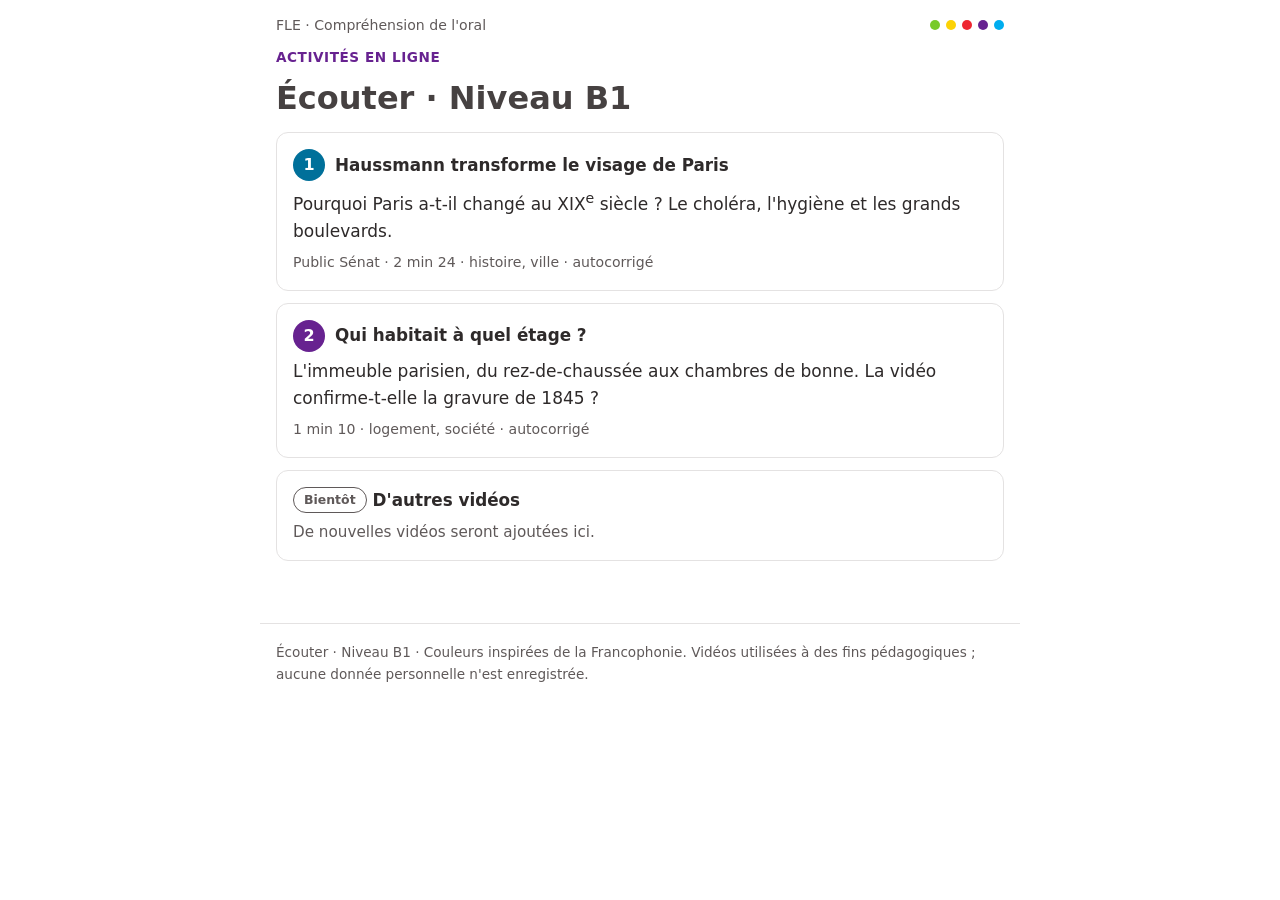
<file: index.html>
<!doctype html>
<html lang="fr">
<head>
<meta charset="utf-8">
<meta name="viewport" content="width=device-width, initial-scale=1">
<title>Écouter · Niveau B1</title>
<link rel="stylesheet" href="assets/style.css">
</head>
<body>
<header class="top">
  <span class="meta">FLE · Compréhension de l'oral</span>
  <div class="dots" aria-hidden="true"><span></span><span></span><span></span><span></span><span></span></div>
</header>
<main>
  <p class="kicker">Activités en ligne</p>
  <h1>Écouter · Niveau B1</h1>

  <div class="cards">
    <a class="card" href="haussmann.html">
      <h3><span class="num c-bleu">1</span>Haussmann transforme le visage de Paris</h3>
      <p>Pourquoi Paris a-t-il changé au XIX<sup>e</sup> siècle&nbsp;? Le choléra, l'hygiène et les grands boulevards.</p>
      <p class="meta">Public Sénat · 2 min 24 · histoire, ville · autocorrigé</p>
    </a>
    <a class="card" href="logements.html">
      <h3><span class="num c-violet">2</span>Qui habitait à quel étage&nbsp;?</h3>
      <p>L'immeuble parisien, du rez-de-chaussée aux chambres de bonne. La vidéo confirme-t-elle la gravure de 1845&nbsp;?</p>
      <p class="meta">1 min 10 · logement, société · autocorrigé</p>
    </a>
    <div class="card">
      <h3><span class="tag soon">Bientôt</span>D'autres vidéos</h3>
      <p class="notice">De nouvelles vidéos seront ajoutées ici.</p>
    </div>
  </div>
</main>
<footer class="pied">Écouter · Niveau B1 · Couleurs inspirées de la Francophonie. Vidéos utilisées à des fins pédagogiques&nbsp;; aucune donnée personnelle n'est enregistrée.</footer>
</body>
</html>
</file>
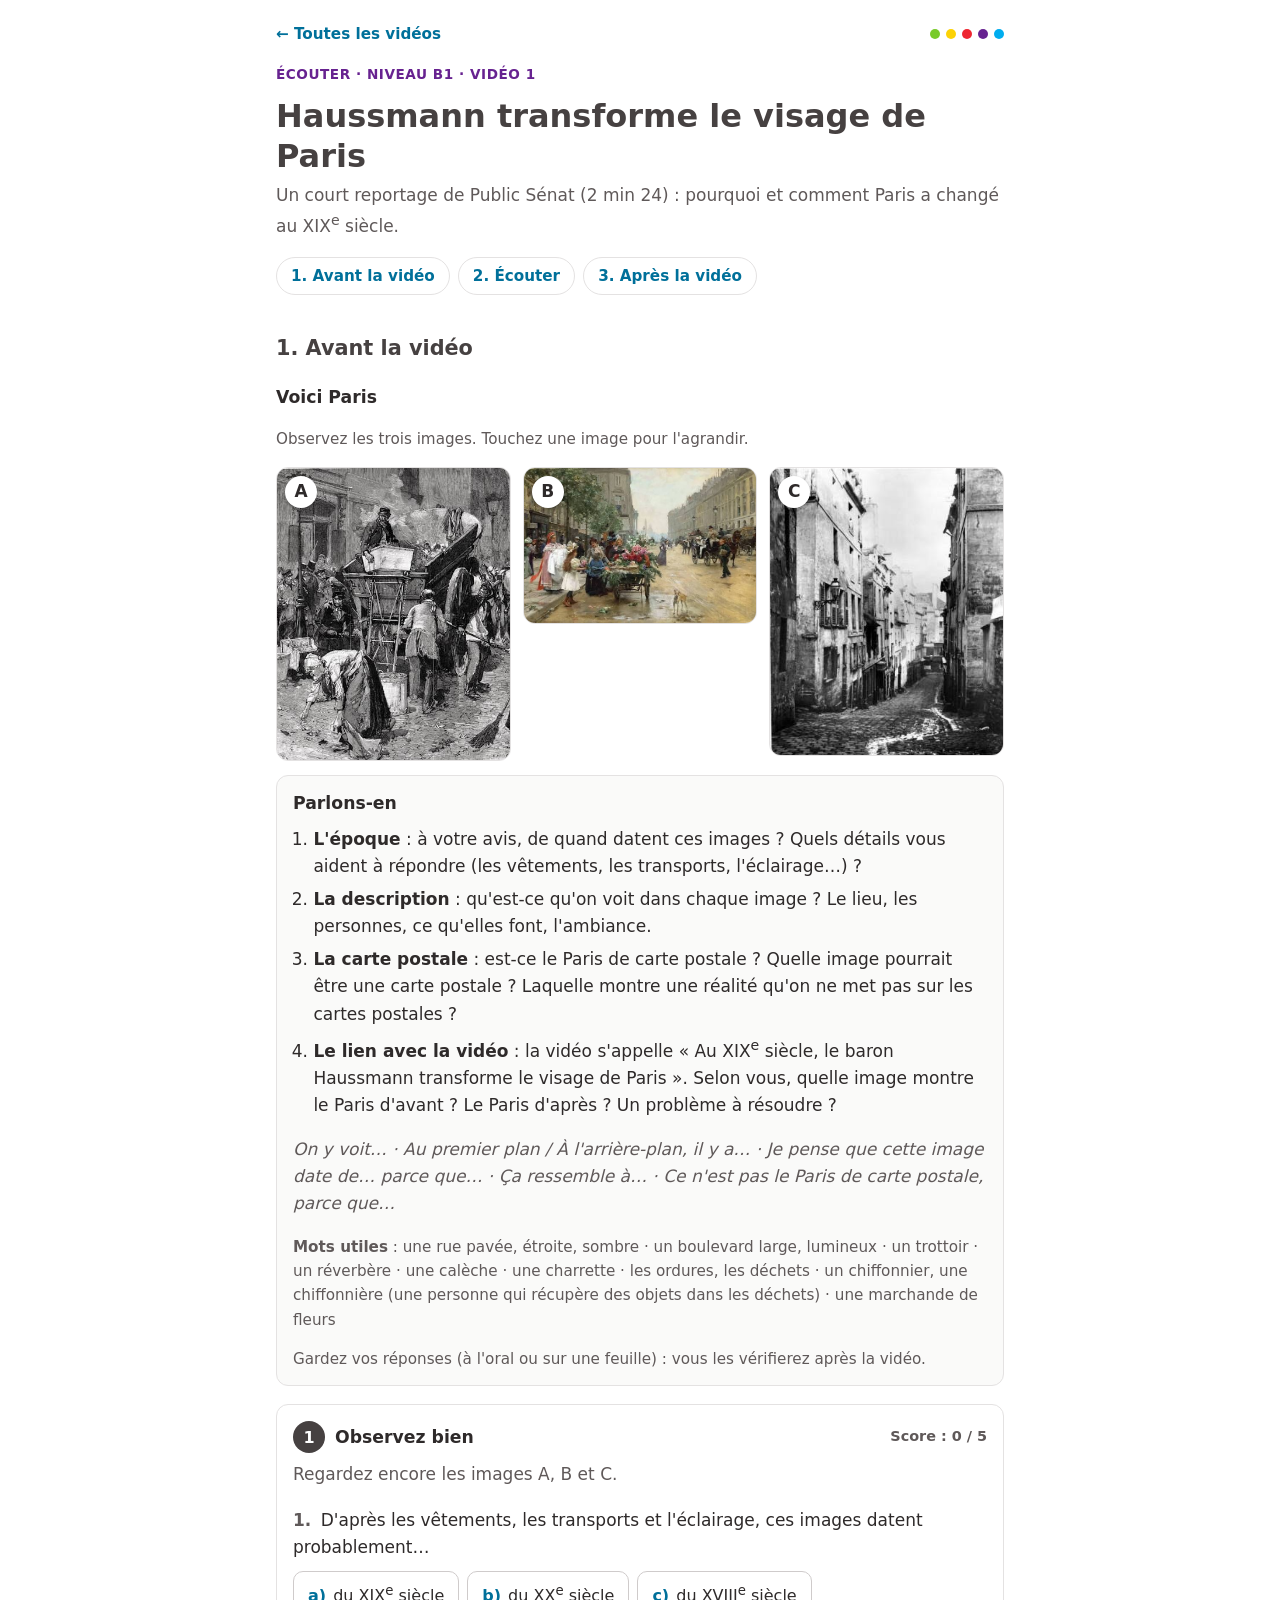
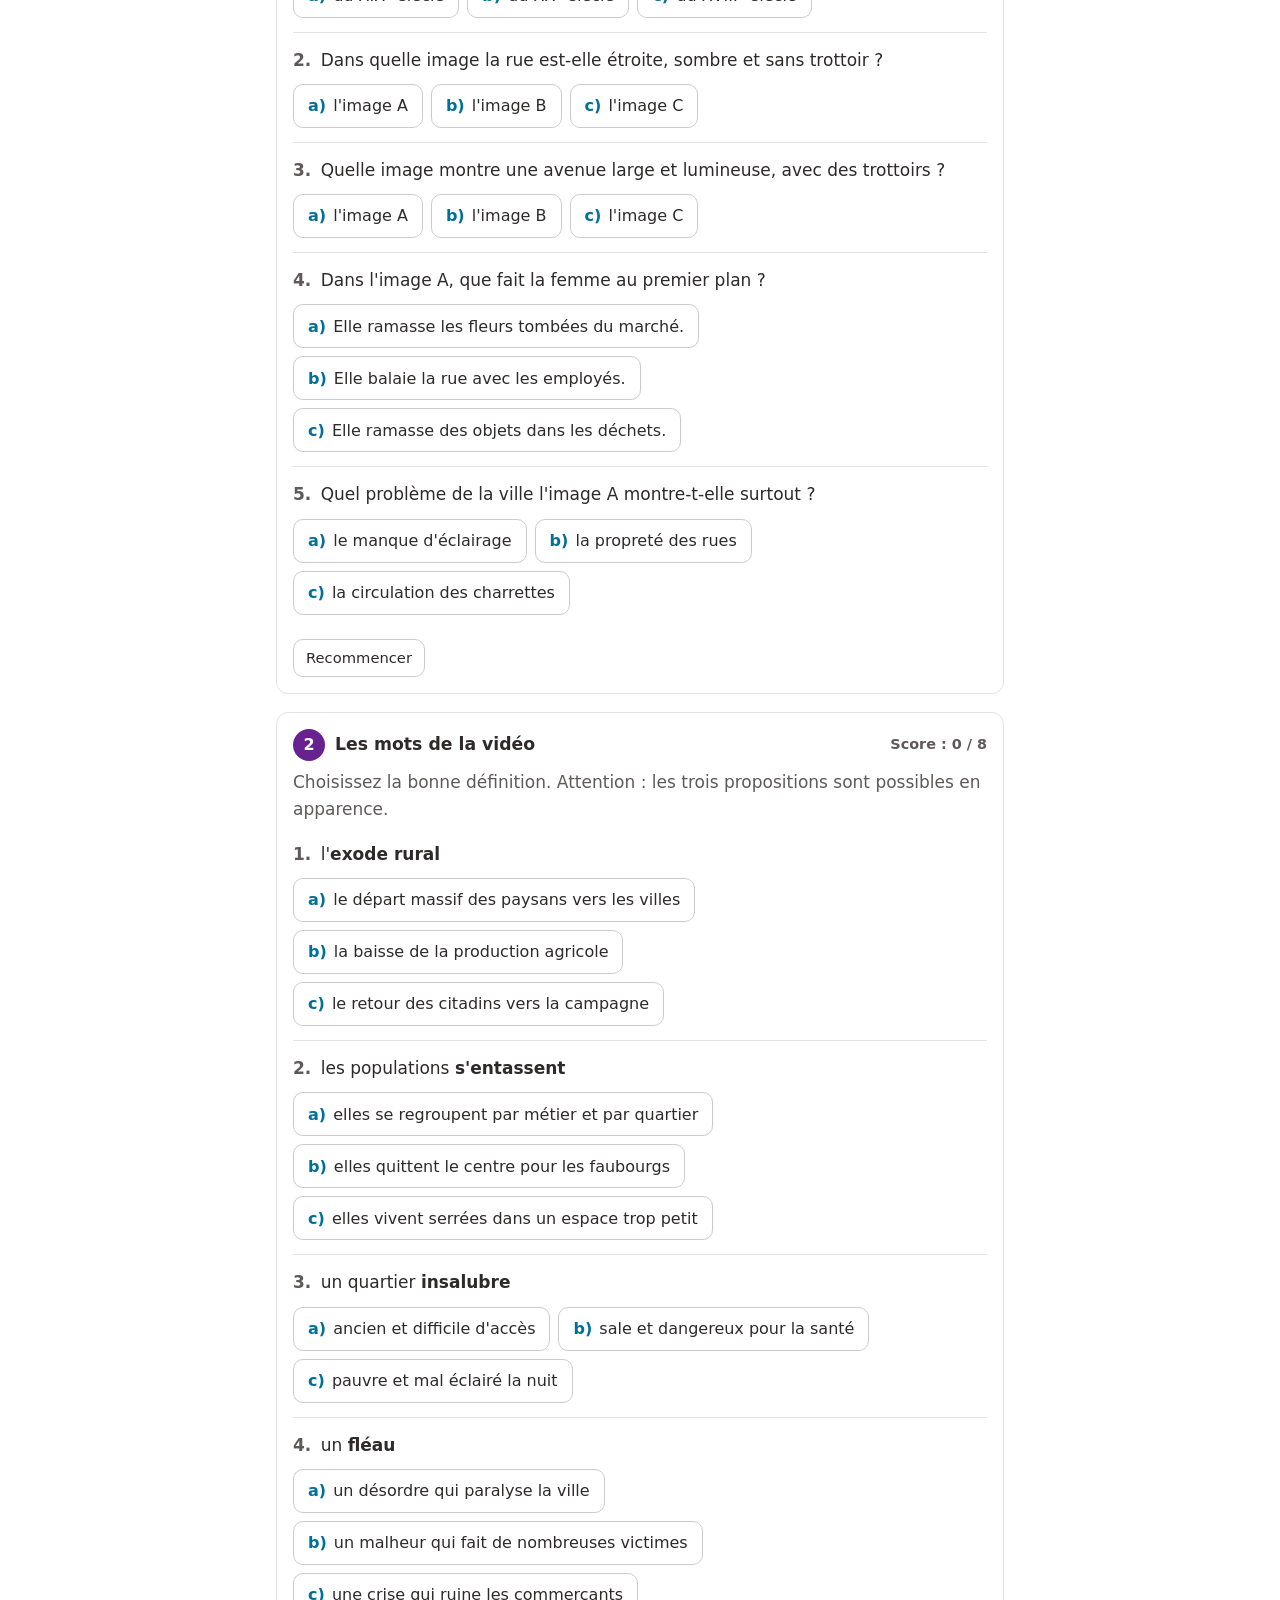
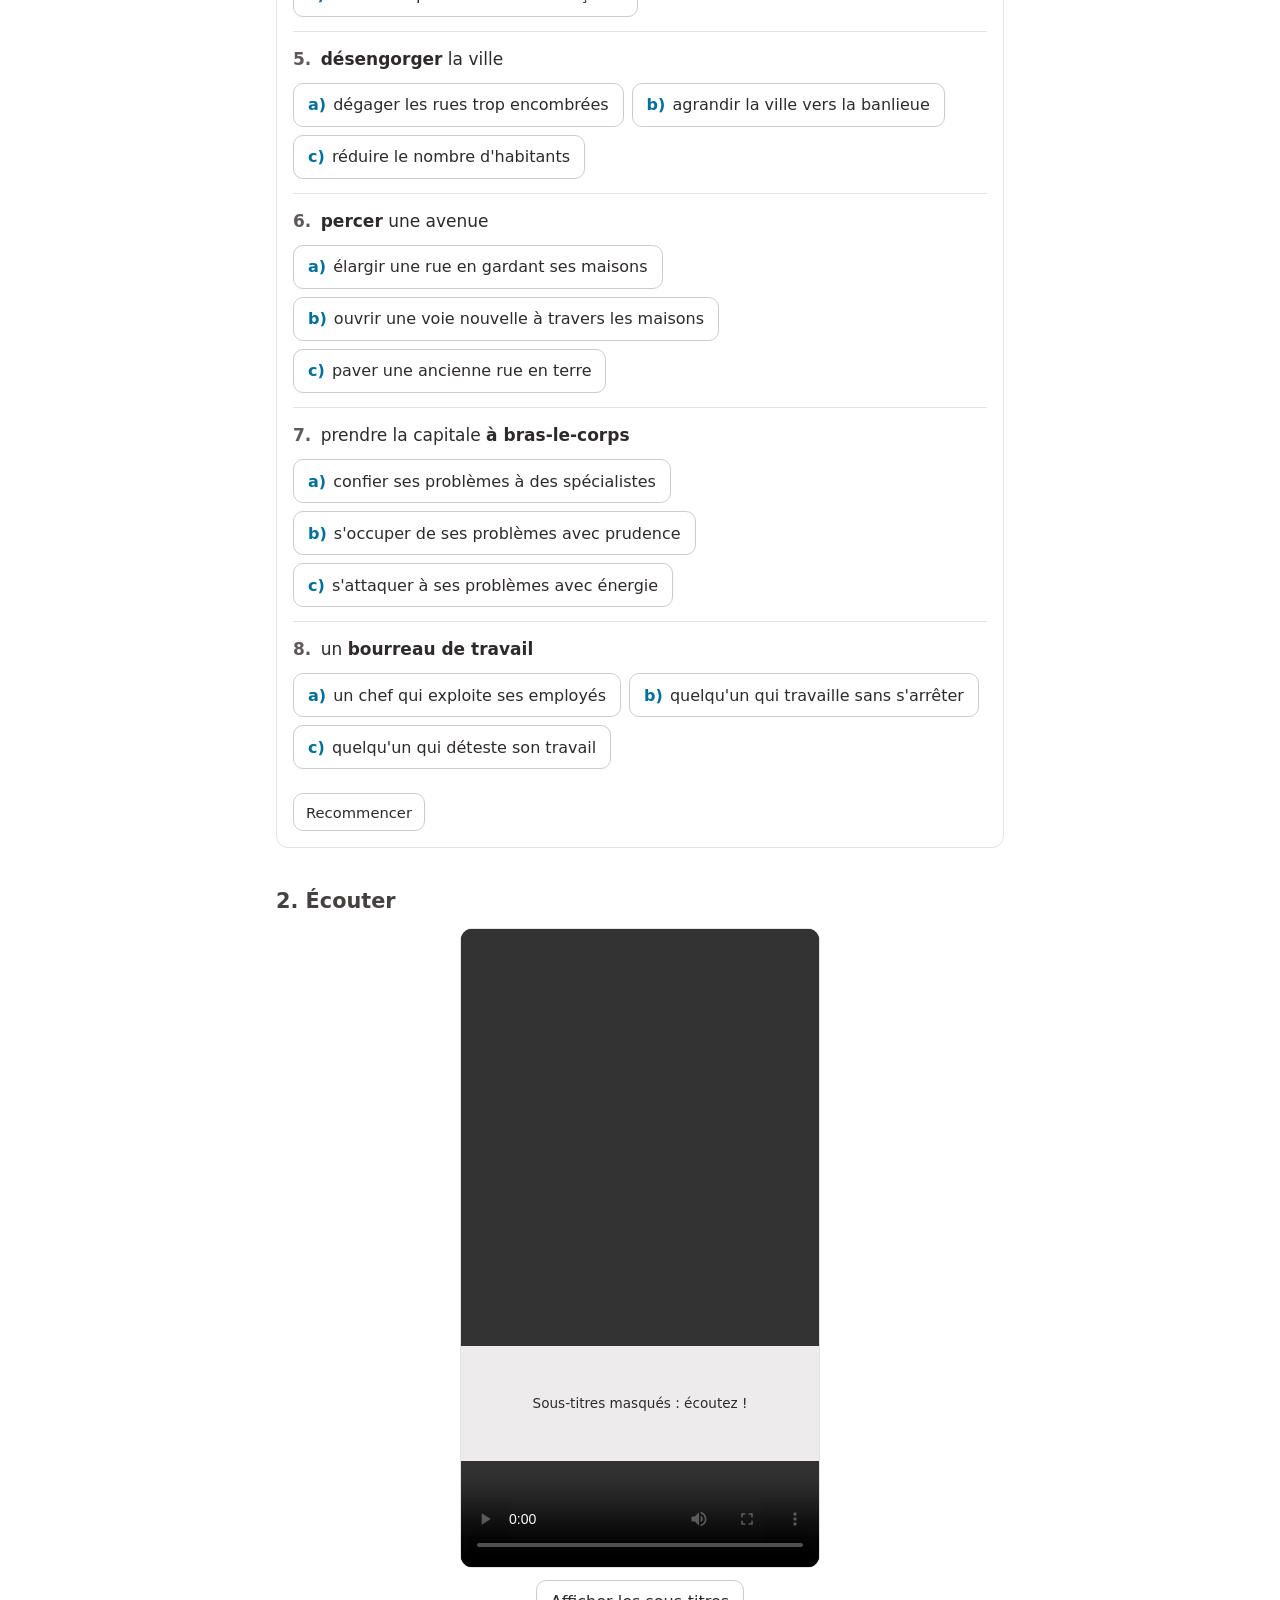
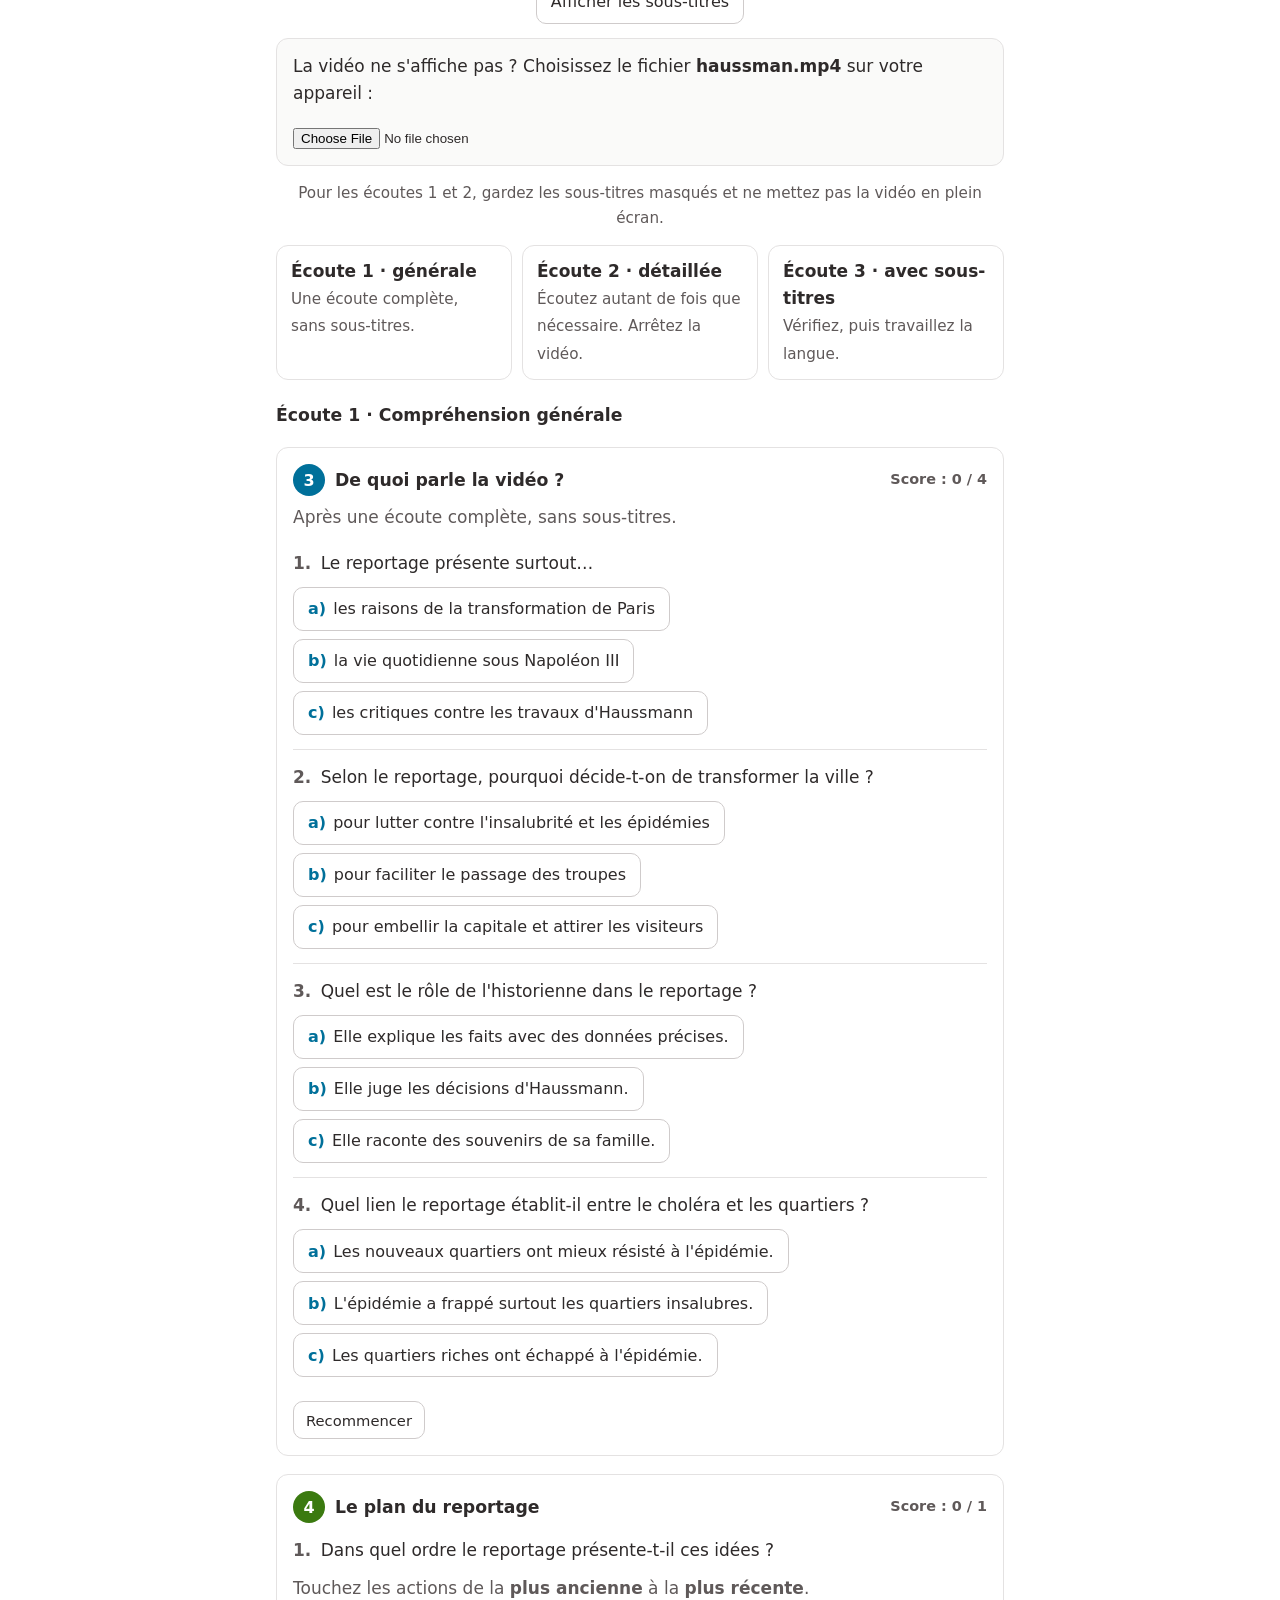
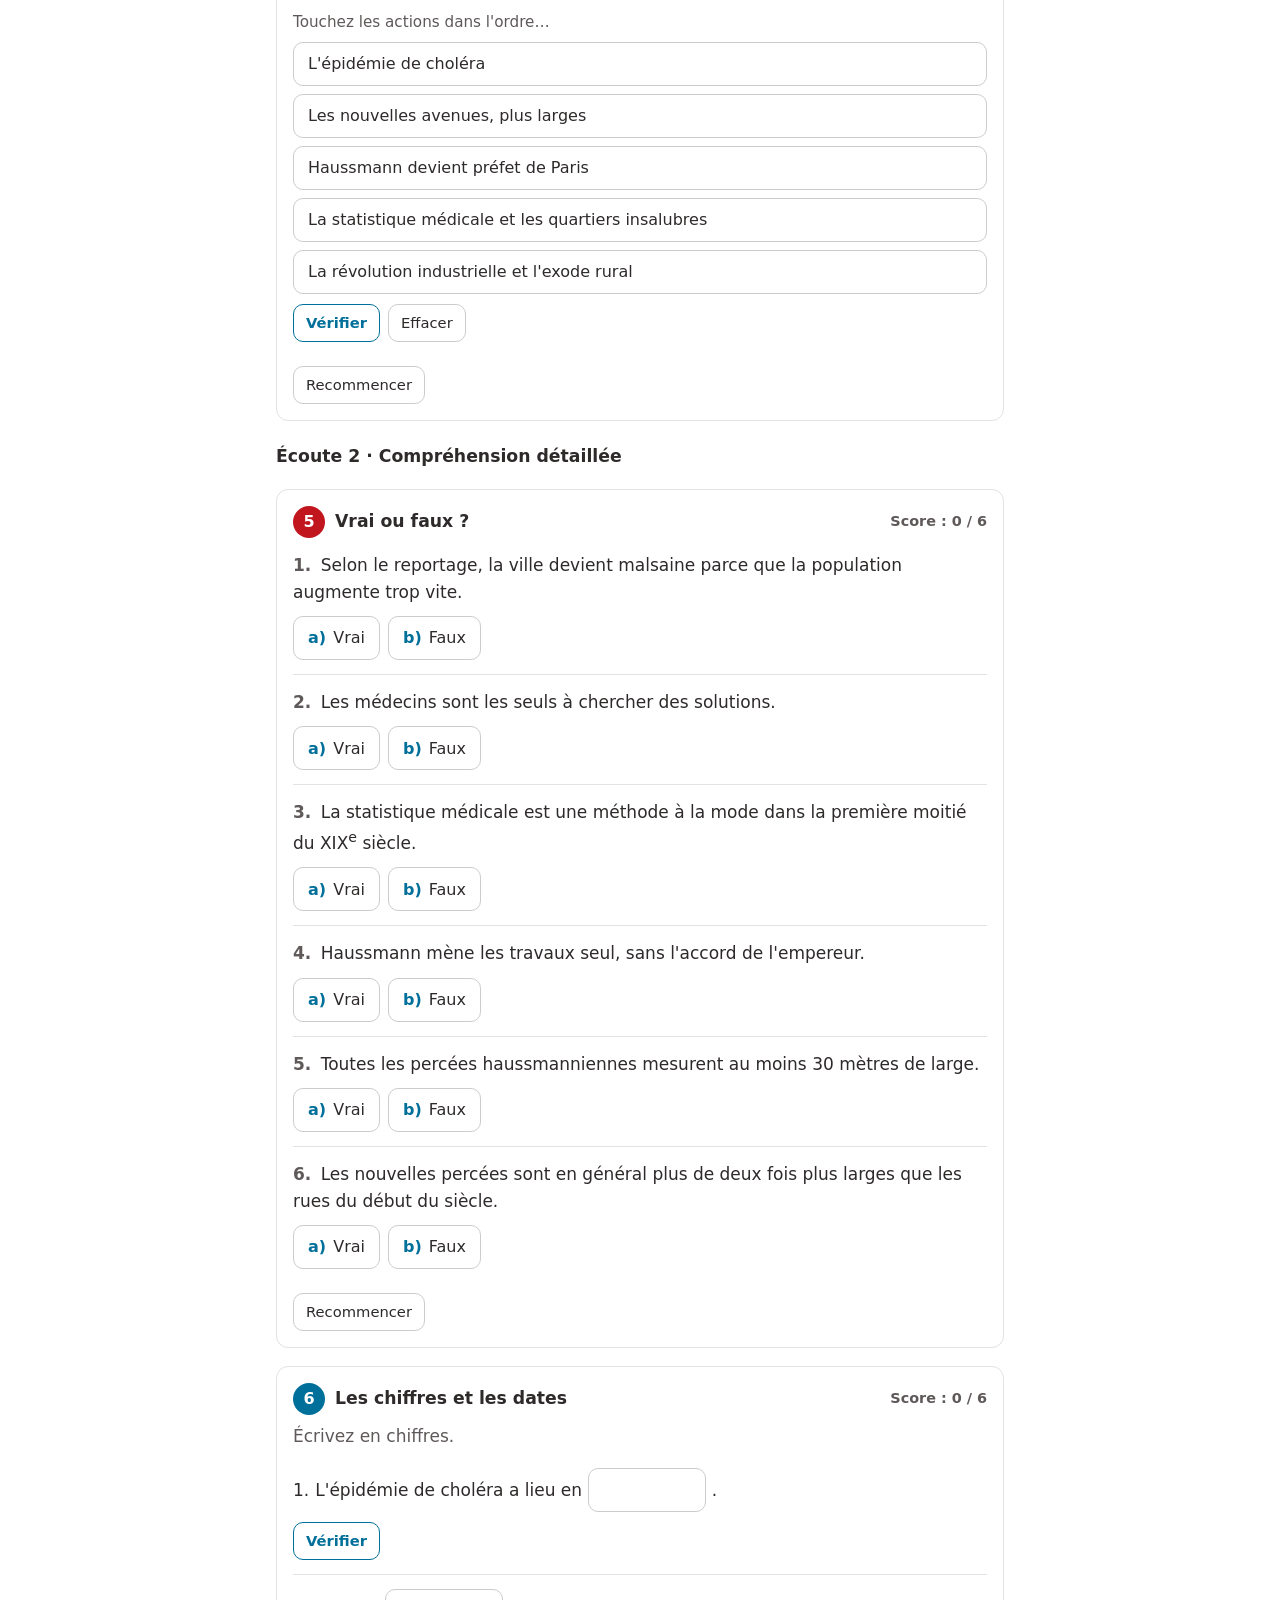
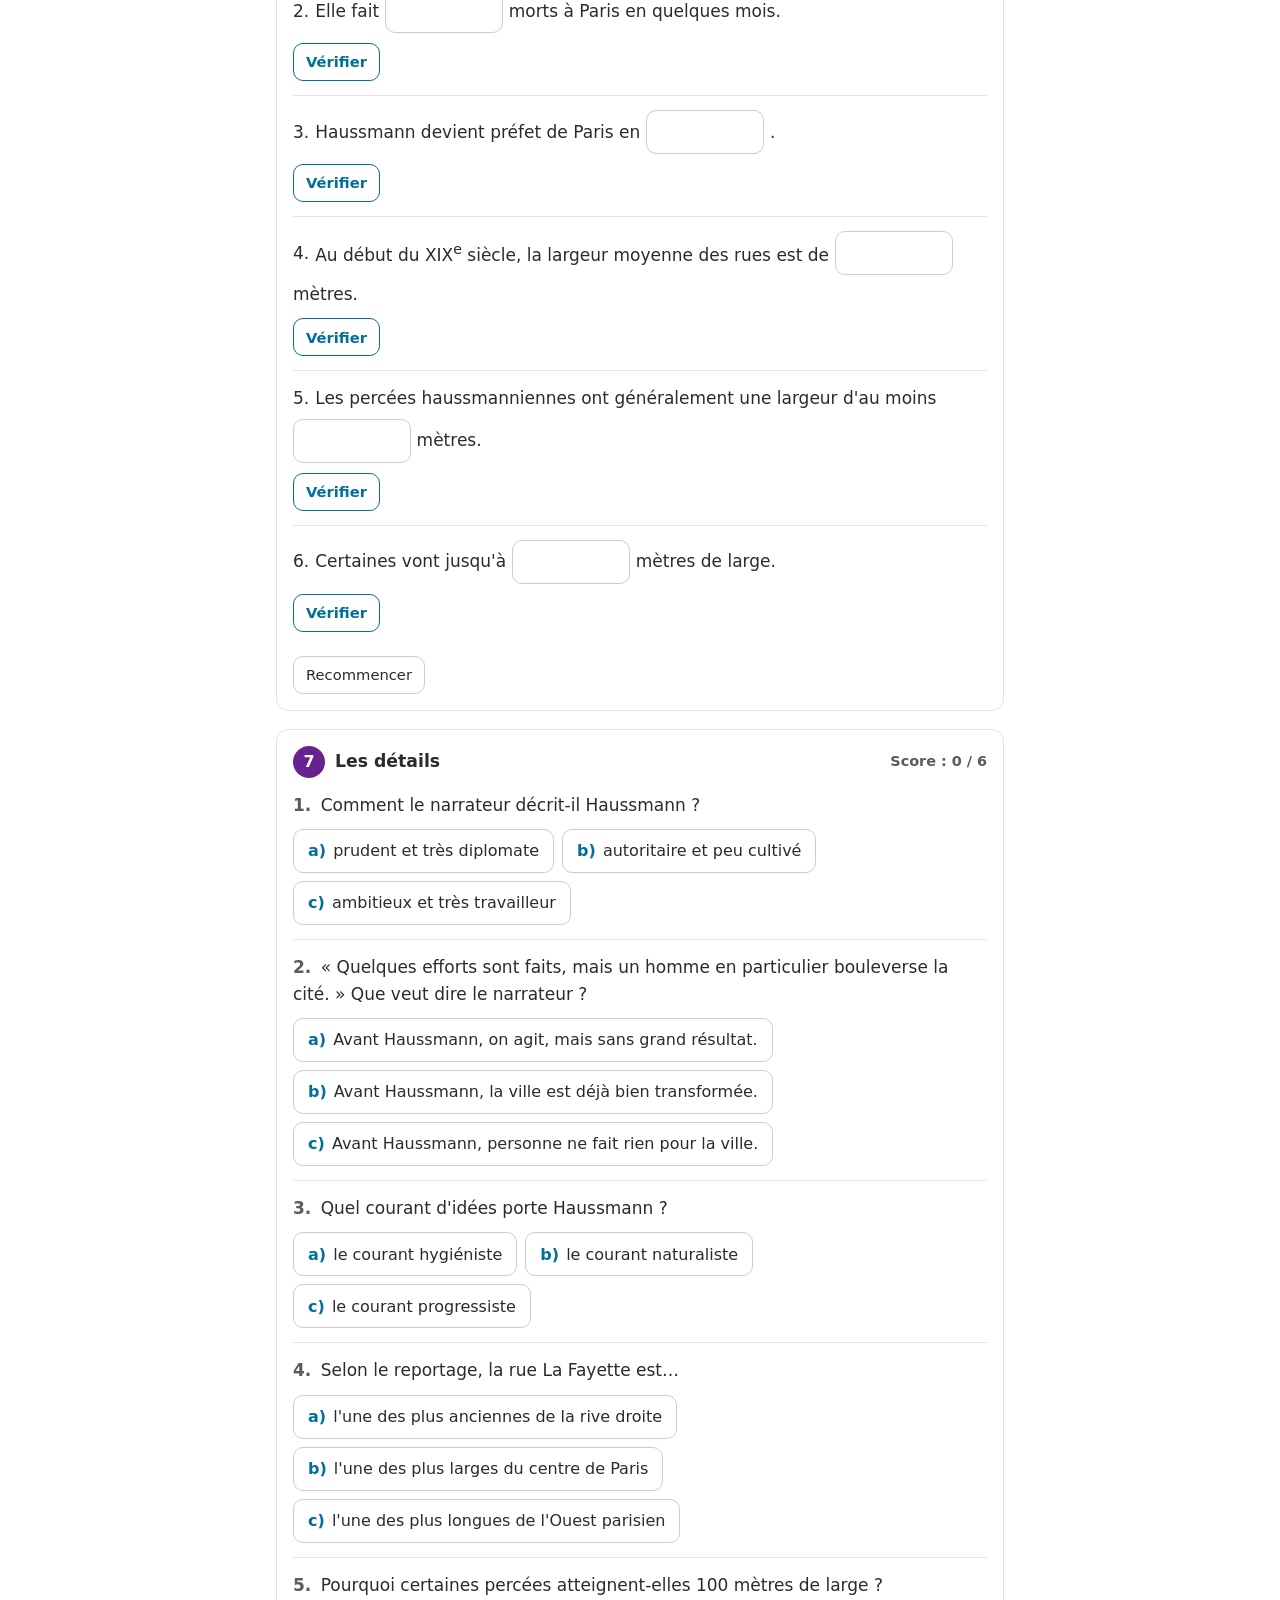
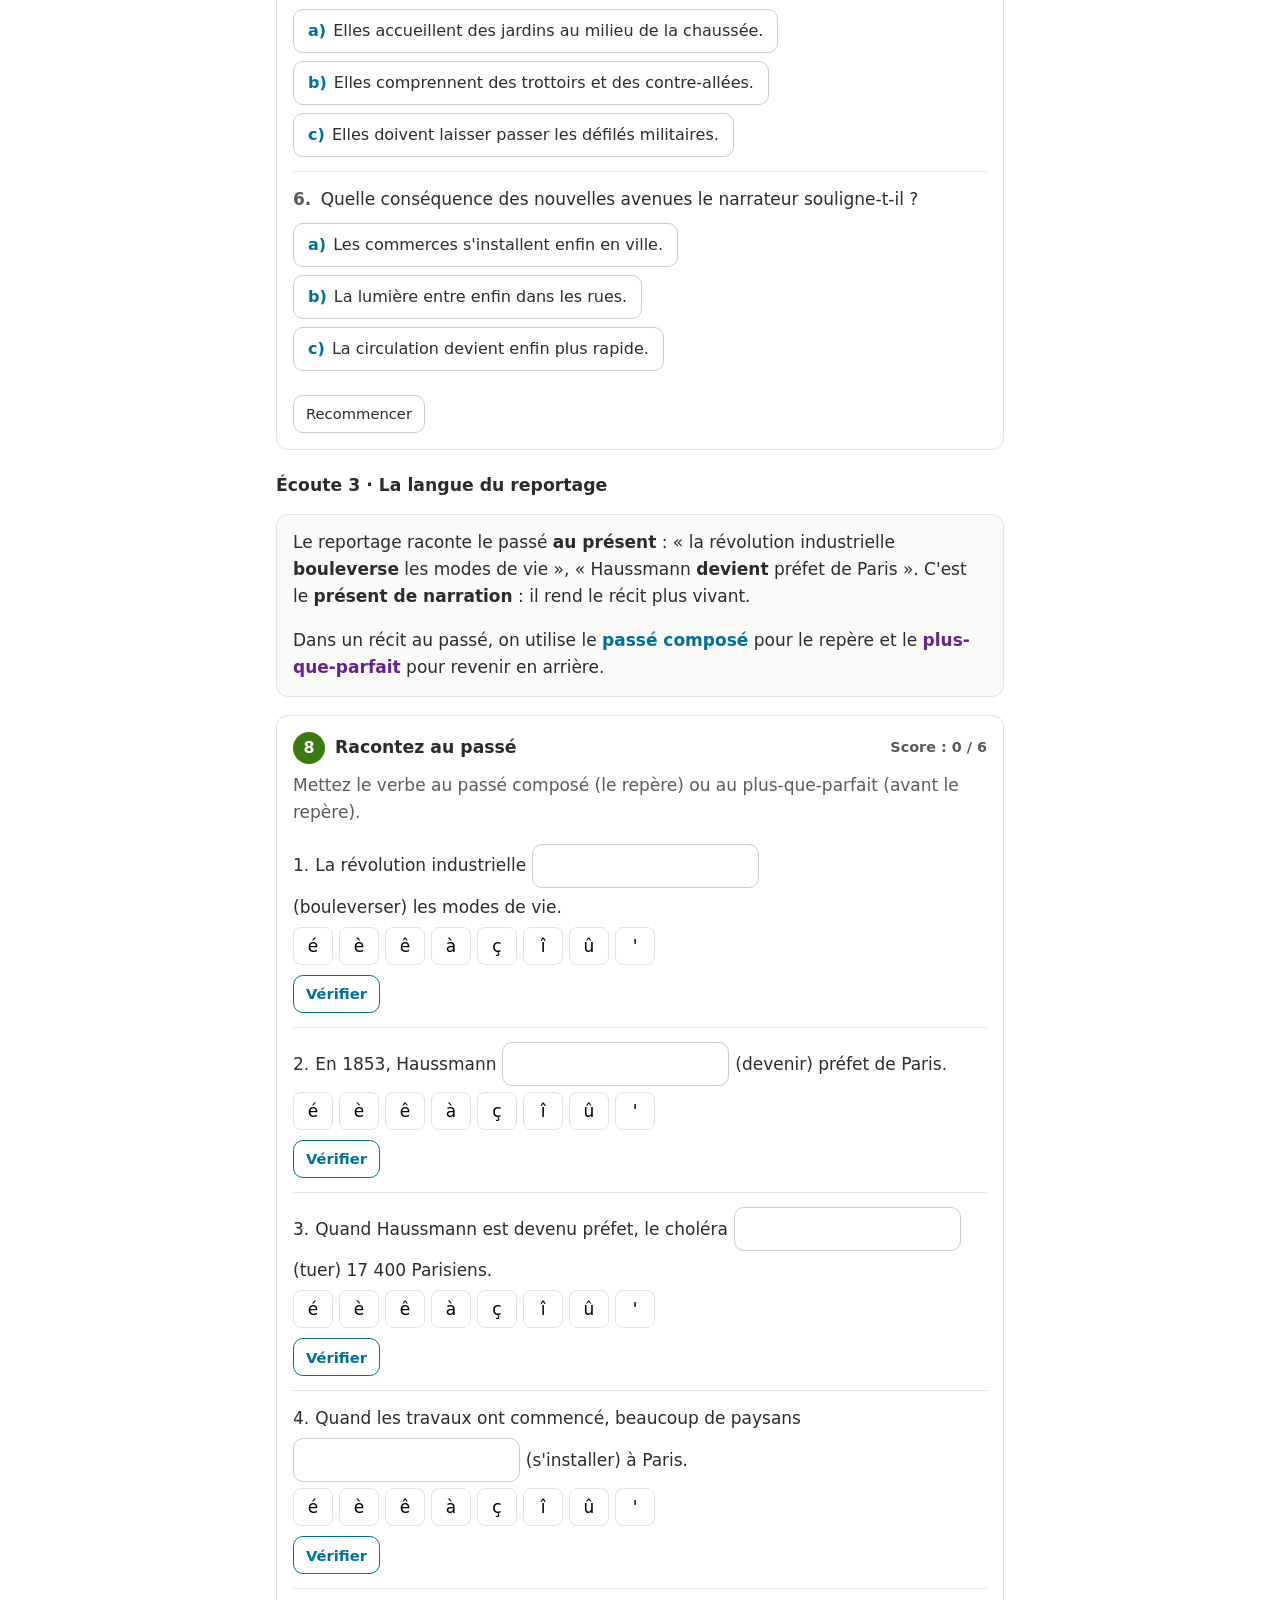
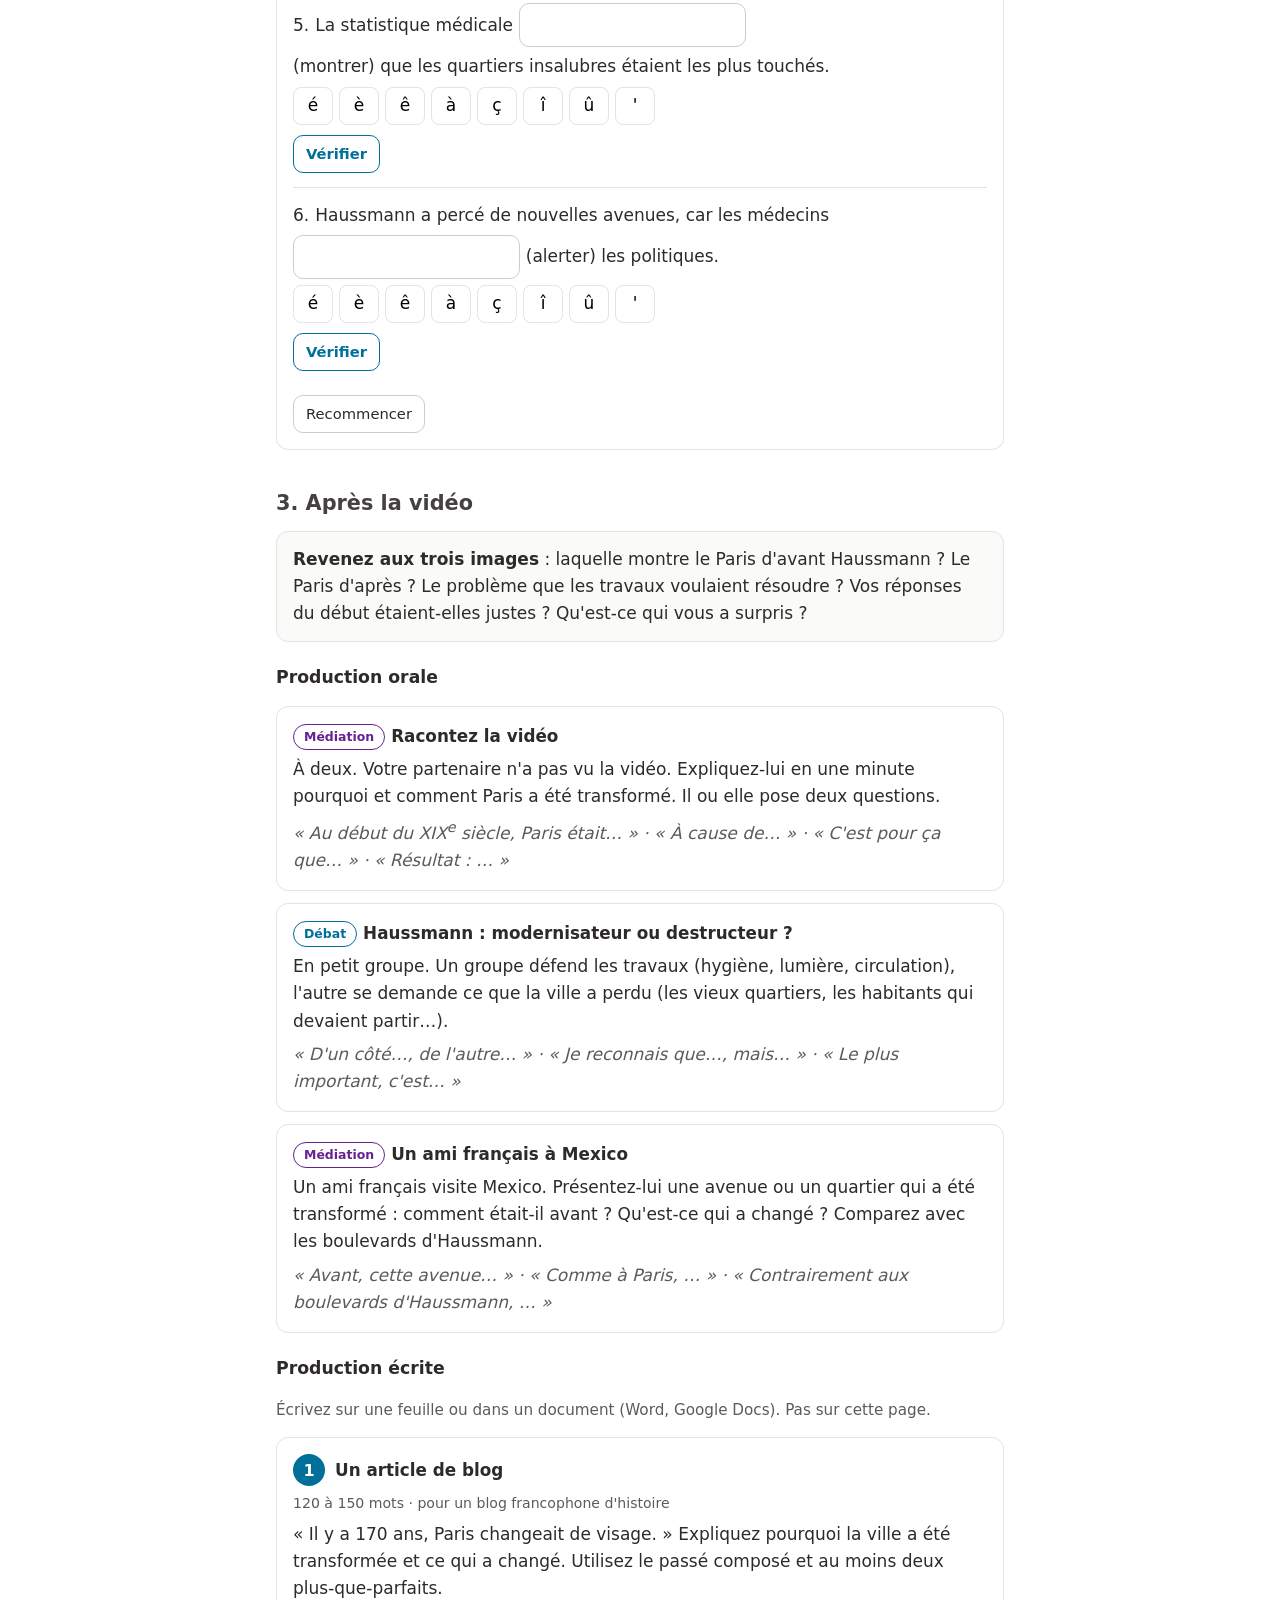
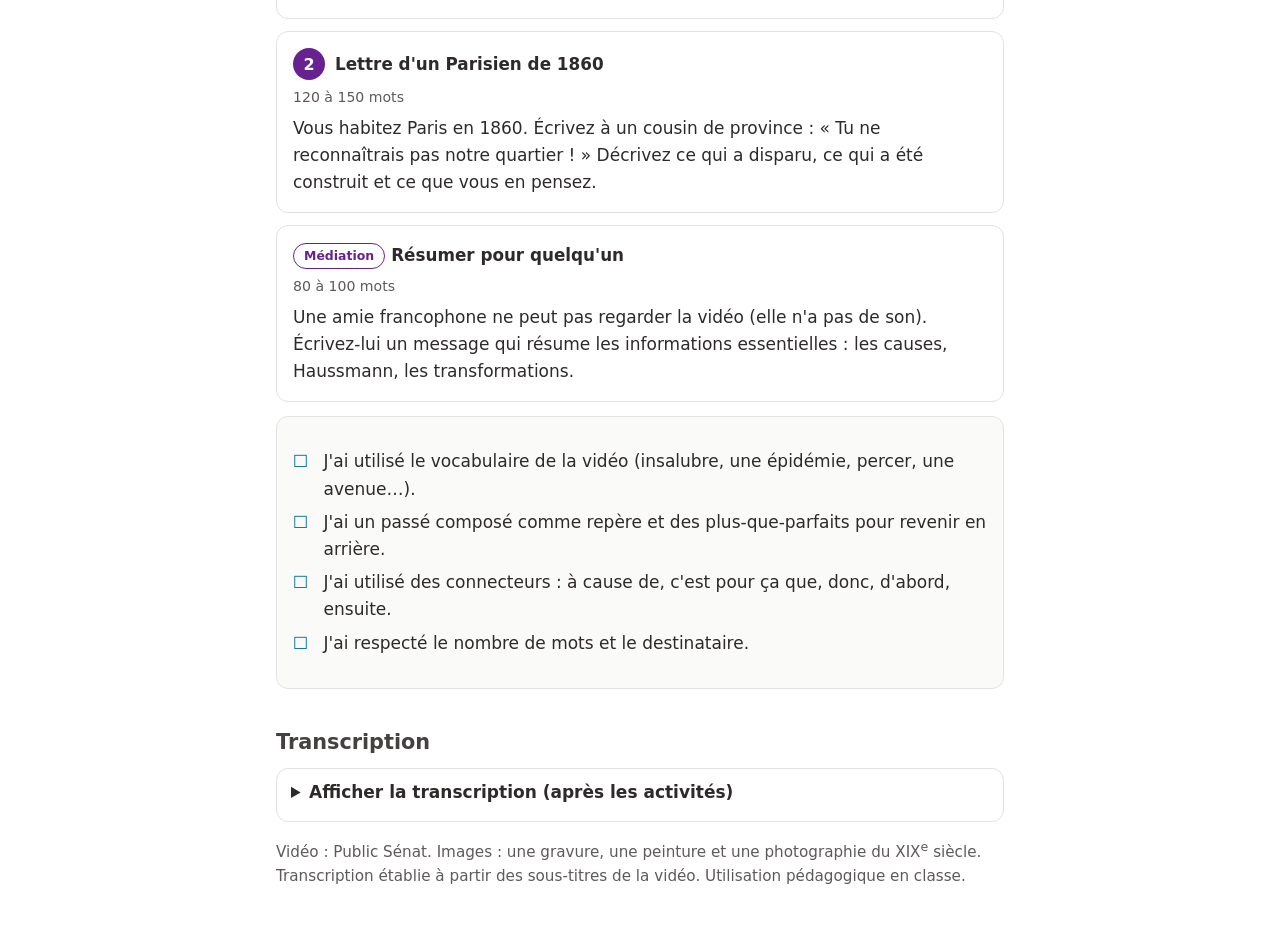
<file: haussmann.html>
<!doctype html>
<html lang="fr">
<head>
<meta charset="utf-8">
<meta name="viewport" content="width=device-width, initial-scale=1">
<title>Haussmann transforme Paris · Écouter B1</title>
<link rel="stylesheet" href="assets/style.css">
</head>
<body>
<header class="top">
  <a class="back" href="index.html">← Toutes les vidéos</a>
  <div class="dots" aria-hidden="true"><span></span><span></span><span></span><span></span><span></span></div>
</header>
<main>
  <p class="kicker">Écouter · Niveau B1 · Vidéo 1</p>
  <h1>Haussmann transforme le visage de Paris</h1>
  <p class="lead">Un court reportage de Public Sénat (2 min 24)&nbsp;: pourquoi et comment Paris a changé au XIX<sup>e</sup> siècle.</p>

  <nav class="sommaire" aria-label="Étapes">
    <a href="#avant">1. Avant la vidéo</a>
    <a href="#ecouter">2. Écouter</a>
    <a href="#apres">3. Après la vidéo</a>
  </nav>

  <!-- ===================== AVANT ===================== -->
  <h2 id="avant">1. Avant la vidéo</h2>
  <h3>Voici Paris</h3>
  <p class="notice">Observez les trois images. Touchez une image pour l'agrandir.</p>
  <div class="galerie">
    <figure><a href="images/paris-a.jpg"><img src="images/paris-a.jpg" alt="Image A : gravure en noir et blanc. Dans une rue, des hommes vident des caisses de déchets dans une grande charrette ; au premier plan, une femme penchée fouille le sol." loading="lazy"></a><figcaption>A</figcaption></figure>
    <figure><a href="images/paris-b.jpg"><img src="images/paris-b.jpg" alt="Image B : peinture en couleurs. Sur une large avenue bordée d'immeubles, des femmes élégantes achètent des fleurs à une marchande ; des calèches passent." loading="lazy"></a><figcaption>B</figcaption></figure>
    <figure><a href="images/paris-c.jpg"><img src="images/paris-c.jpg" alt="Image C : photographie en noir et blanc d'une rue très étroite et sombre, pavée, entre de hautes maisons anciennes." loading="lazy"></a><figcaption>C</figcaption></figure>
  </div>
  <div class="box">
    <h3>Parlons-en</h3>
    <ol>
      <li><b>L'époque</b>&nbsp;: à votre avis, de quand datent ces images&nbsp;? Quels détails vous aident à répondre (les vêtements, les transports, l'éclairage…)&nbsp;?</li>
      <li><b>La description</b>&nbsp;: qu'est-ce qu'on voit dans chaque image&nbsp;? Le lieu, les personnes, ce qu'elles font, l'ambiance.</li>
      <li><b>La carte postale</b>&nbsp;: est-ce le Paris de carte postale&nbsp;? Quelle image pourrait être une carte postale&nbsp;? Laquelle montre une réalité qu'on ne met pas sur les cartes postales&nbsp;?</li>
      <li><b>Le lien avec la vidéo</b>&nbsp;: la vidéo s'appelle «&nbsp;Au XIX<sup>e</sup> siècle, le baron Haussmann transforme le visage de Paris&nbsp;». Selon vous, quelle image montre le Paris d'avant&nbsp;? Le Paris d'après&nbsp;? Un problème à résoudre&nbsp;?</li>
    </ol>
    <p class="phrases">On y voit… · Au premier plan / À l'arrière-plan, il y a… · Je pense que cette image date de… parce que… · Ça ressemble à… · Ce n'est pas le Paris de carte postale, parce que…</p>
    <p class="notice"><b>Mots utiles</b>&nbsp;: une rue pavée, étroite, sombre · un boulevard large, lumineux · un trottoir · un réverbère · une calèche · une charrette · les ordures, les déchets · un chiffonnier, une chiffonnière (une personne qui récupère des objets dans les déchets) · une marchande de fleurs</p>
    <p class="notice">Gardez vos réponses (à l'oral ou sur une feuille) : vous les vérifierez après la vidéo.</p>
  </div>
  <div id="ex-images"></div>
  <div id="ex-vocab"></div>

  <!-- ===================== ÉCOUTER ===================== -->
  <h2 id="ecouter">2. Écouter</h2>
  <div class="video-wrap" id="cadre">
    <video id="video" controls playsinline preload="metadata" src="haussman.mp4"></video>
    <div class="cache-st" id="cache">Sous-titres masqués&nbsp;: écoutez&nbsp;!</div>
  </div>
  <div class="btn-row" style="justify-content:center">
    <button type="button" class="btn" id="bascule" aria-pressed="true">Afficher les sous-titres</button>
  </div>
  <div id="secours" class="box" hidden>
    <p>La vidéo ne s'affiche pas&nbsp;? Choisissez le fichier <b>haussman.mp4</b> sur votre appareil&nbsp;:</p>
    <input type="file" accept="video/*" id="fichier">
  </div>
  <p class="notice" style="text-align:center">Pour les écoutes 1 et 2, gardez les sous-titres masqués et ne mettez pas la vidéo en plein écran.</p>

  <div class="etapes">
    <div class="etape"><b>Écoute 1 · générale</b><span class="notice">Une écoute complète, sans sous-titres.</span></div>
    <div class="etape"><b>Écoute 2 · détaillée</b><span class="notice">Écoutez autant de fois que nécessaire. Arrêtez la vidéo.</span></div>
    <div class="etape"><b>Écoute 3 · avec sous-titres</b><span class="notice">Vérifiez, puis travaillez la langue.</span></div>
  </div>

  <h3>Écoute 1 · Compréhension générale</h3>
  <div id="ex-global"></div>
  <div id="ex-plan"></div>

  <h3>Écoute 2 · Compréhension détaillée</h3>
  <div id="ex-vf"></div>
  <div id="ex-chiffres"></div>
  <div id="ex-detail"></div>

  <h3>Écoute 3 · La langue du reportage</h3>
  <div class="box">
    <p>Le reportage raconte le passé <b>au présent</b>&nbsp;: «&nbsp;la révolution industrielle <b>bouleverse</b> les modes de vie&nbsp;», «&nbsp;Haussmann <b>devient</b> préfet de Paris&nbsp;». C'est le <b>présent de narration</b>&nbsp;: il rend le récit plus vivant.</p>
    <p>Dans un récit au passé, on utilise le <span class="pc">passé composé</span> pour le repère et le <span class="pqp">plus-que-parfait</span> pour revenir en arrière.</p>
  </div>
  <div id="ex-passe"></div>

  <!-- ===================== APRÈS ===================== -->
  <h2 id="apres">3. Après la vidéo</h2>
  <div class="box">
    <p><b>Revenez aux trois images</b>&nbsp;: laquelle montre le Paris d'avant Haussmann&nbsp;? Le Paris d'après&nbsp;? Le problème que les travaux voulaient résoudre&nbsp;? Vos réponses du début étaient-elles justes&nbsp;? Qu'est-ce qui vous a surpris&nbsp;?</p>
  </div>

  <h3>Production orale</h3>
  <div class="cards">
    <article class="card">
      <h3><span class="tag med">Médiation</span>Racontez la vidéo</h3>
      <p>À deux. Votre partenaire n'a pas vu la vidéo. Expliquez-lui en une minute pourquoi et comment Paris a été transformé. Il ou elle pose deux questions.</p>
      <p class="phrases">«&nbsp;Au début du XIX<sup>e</sup> siècle, Paris était…&nbsp;» · «&nbsp;À cause de…&nbsp;» · «&nbsp;C'est pour ça que…&nbsp;» · «&nbsp;Résultat&nbsp;: …&nbsp;»</p>
    </article>
    <article class="card">
      <h3><span class="tag duo">Débat</span>Haussmann&nbsp;: modernisateur ou destructeur&nbsp;?</h3>
      <p>En petit groupe. Un groupe défend les travaux (hygiène, lumière, circulation), l'autre se demande ce que la ville a perdu (les vieux quartiers, les habitants qui devaient partir…).</p>
      <p class="phrases">«&nbsp;D'un côté…, de l'autre…&nbsp;» · «&nbsp;Je reconnais que…, mais…&nbsp;» · «&nbsp;Le plus important, c'est…&nbsp;»</p>
    </article>
    <article class="card">
      <h3><span class="tag med">Médiation</span>Un ami français à Mexico</h3>
      <p>Un ami français visite Mexico. Présentez-lui une avenue ou un quartier qui a été transformé&nbsp;: comment était-il avant&nbsp;? Qu'est-ce qui a changé&nbsp;? Comparez avec les boulevards d'Haussmann.</p>
      <p class="phrases">«&nbsp;Avant, cette avenue…&nbsp;» · «&nbsp;Comme à Paris, …&nbsp;» · «&nbsp;Contrairement aux boulevards d'Haussmann, …&nbsp;»</p>
    </article>
  </div>

  <h3>Production écrite</h3>
  <p class="notice">Écrivez sur une feuille ou dans un document (Word, Google Docs). Pas sur cette page.</p>
  <div class="cards">
    <article class="card">
      <h3><span class="num c-bleu">1</span>Un article de blog</h3>
      <p class="meta">120 à 150 mots · pour un blog francophone d'histoire</p>
      <p>«&nbsp;Il y a 170 ans, Paris changeait de visage.&nbsp;» Expliquez pourquoi la ville a été transformée et ce qui a changé. Utilisez le passé composé et au moins deux plus-que-parfaits.</p>
    </article>
    <article class="card">
      <h3><span class="num c-violet">2</span>Lettre d'un Parisien de 1860</h3>
      <p class="meta">120 à 150 mots</p>
      <p>Vous habitez Paris en 1860. Écrivez à un cousin de province&nbsp;: «&nbsp;Tu ne reconnaîtrais pas notre quartier&nbsp;!&nbsp;» Décrivez ce qui a disparu, ce qui a été construit et ce que vous en pensez.</p>
    </article>
    <article class="card">
      <h3><span class="tag med">Médiation</span>Résumer pour quelqu'un</h3>
      <p class="meta">80 à 100 mots</p>
      <p>Une amie francophone ne peut pas regarder la vidéo (elle n'a pas de son). Écrivez-lui un message qui résume les informations essentielles&nbsp;: les causes, Haussmann, les transformations.</p>
    </article>
  </div>
  <div class="box">
    <ul class="check">
      <li>J'ai utilisé le vocabulaire de la vidéo (insalubre, une épidémie, percer, une avenue…).</li>
      <li>J'ai un passé composé comme repère et des plus-que-parfaits pour revenir en arrière.</li>
      <li>J'ai utilisé des connecteurs&nbsp;: à cause de, c'est pour ça que, donc, d'abord, ensuite.</li>
      <li>J'ai respecté le nombre de mots et le destinataire.</li>
    </ul>
  </div>

  <h2 id="transcription">Transcription</h2>
  <details>
    <summary>Afficher la transcription (après les activités)</summary>
    <div class="transcript">
      <span class="speaker">Titre</span>
      <p>Au XIX<sup>e</sup> siècle, le baron Haussmann transforme le visage de Paris.</p>
      <span class="speaker">Narrateur</span>
      <p>À la fin du XVIII<sup>e</sup> siècle, la révolution industrielle bouleverse les modes de vie. Avec l'exode rural, les populations s'entassent et la concentration urbaine explose. Paris est surchargé et ses infrastructures inadaptées. En proie à la surmortalité urbaine&nbsp;: on meurt plus en ville qu'à la campagne. Une situation alarmante que les médecins, les architectes et les politiques tentent de résoudre par tous les moyens. D'autant qu'à cette époque, un nouveau fléau sévit. En 1832, l'épidémie de choléra fait à Paris 17 400 morts en quelques mois.</p>
      <span class="speaker">Une historienne</span>
      <p>On va utiliser une démarche qui est très en vogue dans cette première moitié du XIX<sup>e</sup> siècle, qui est ce qu'on appelle la statistique médicale. Et ce que va montrer la statistique médicale, c'est que les quartiers les plus insalubres sont ceux dans lesquels le choléra a été le plus mortel et a eu le plus d'effets.</p>
      <span class="speaker">Narrateur</span>
      <p>La recherche de salubrité et la volonté d'améliorer les conditions de vie deviennent une priorité. L'hygiène est désormais un problème d'État. Quelques efforts sont faits, mais un homme en particulier bouleverse la cité. En 1853, Georges-Eugène Haussmann devient préfet de Paris. Sous les ordres de Napoléon III, ce haut fonctionnaire, dévoré d'ambition et bourreau de travail, veut désengorger la ville et orchestrer des travaux à grande échelle. Porté par le courant hygiéniste du XIX<sup>e</sup> siècle, le baron Haussmann prend la capitale à bras-le-corps. On creuse et on perce. De nouvelles avenues rectilignes apparaissent, comme le boulevard Haussmann ou la rue La Fayette, l'une des plus longues de l'Ouest parisien. La lumière pénètre enfin&nbsp;!</p>
      <span class="speaker">Une historienne</span>
      <p>Au début du XIX<sup>e</sup> siècle, la largeur moyenne des rues est de 8 mètres 50. Si on regarde les percées haussmanniennes, elles sont bien sûr beaucoup plus larges. Généralement, elles ont une largeur d'au moins 20 mètres, mais peuvent aller jusqu'à 30 mètres, et même pour certaines jusqu'à 100 mètres de large, parce qu'elles ont des trottoirs, des contre-allées, etc. Donc le visage de Paris est complètement transformé.</p>
    </div>
  </details>
  <p class="note-pied notice">Vidéo&nbsp;: Public Sénat. Images&nbsp;: une gravure, une peinture et une photographie du XIX<sup>e</sup> siècle. Transcription établie à partir des sous-titres de la vidéo. Utilisation pédagogique en classe.</p>
</main>

<script src="assets/exercices.js"></script>
<script>
/* ---------- Vidéo : sous-titres masqués, fichier de secours ---------- */
(function () {
  var v = document.getElementById("video"), cache = document.getElementById("cache"), b = document.getElementById("bascule");
  b.addEventListener("click", function () {
    var masque = !cache.hidden;
    cache.hidden = masque;
    b.setAttribute("aria-pressed", String(!masque));
    b.textContent = masque ? "Masquer les sous-titres" : "Afficher les sous-titres";
  });
  v.addEventListener("error", function () { document.getElementById("secours").hidden = false; }, true);
  var src = v.querySelector("source") || v;
  src.addEventListener("error", function () { document.getElementById("secours").hidden = false; });
  document.getElementById("fichier").addEventListener("change", function (e) {
    var f = e.target.files[0]; if (!f) return;
    v.src = URL.createObjectURL(f); v.load();
    document.getElementById("secours").hidden = true;
  });
})();

/* ---------- Avant la vidéo : les images ---------- */
Exos.qcm(document.getElementById("ex-images"), {
  num: 1, color: "c-gris", titre: "Observez bien",
  consigne: "Regardez encore les images A, B et C.",
  melanger: true,
  items: [
    { q: "D'après les vêtements, les transports et l'éclairage, ces images datent probablement…", options: ["du XVIII<sup>e</sup> siècle", "du XIX<sup>e</sup> siècle", "du XX<sup>e</sup> siècle"], answer: 1, ok: "Calèches, réverbères à gaz, aucune automobile : le XIX<sup>e</sup> siècle.", fb: { 0: "Les réverbères à gaz et les grands boulevards indiquent une époque plus récente.", 2: "Il n'y a aucune automobile : c'est plus ancien." } },
    { fixe: true, q: "Dans quelle image la rue est-elle étroite, sombre et sans trottoir ?", options: ["l'image A", "l'image B", "l'image C"], answer: 2, ok: "Une ruelle du vieux Paris : peu de lumière, pas de trottoir, de hautes maisons serrées.", fb: { 0: "Dans l'image A, on voit surtout les déchets et les travailleurs, pas la rue entière.", 1: "Dans l'image B, la rue est au contraire très large." } },
    { fixe: true, q: "Quelle image montre une avenue large et lumineuse, avec des trottoirs ?", options: ["l'image A", "l'image B", "l'image C"], answer: 1, ok: "Un boulevard élégant : c'est le Paris « de carte postale ».", fb: { 0: "Dans l'image A, on ne voit pas la largeur de la rue.", 2: "Dans l'image C, la rue est étroite et sombre." } },
    { q: "Dans l'image A, que fait la femme au premier plan ?", options: ["Elle ramasse des objets dans les déchets.", "Elle ramasse les fleurs tombées du marché.", "Elle balaie la rue avec les employés."], answer: 0, ok: "C'est une chiffonnière : elle récupère ce qui peut être revendu (tissus, papier, métal…).", fb: { 1: "Regardez autour d'elle : des caisses et une charrette de déchets, pas de fleurs.", 2: "Le balai est tenu par un homme. Elle, elle cherche quelque chose par terre." } },
    { q: "Quel problème de la ville l'image A montre-t-elle surtout ?", options: ["la propreté des rues", "la circulation des charrettes", "le manque d'éclairage"], answer: 0, ok: "Les déchets dans la rue : un problème d'hygiène… et c'est le thème de la vidéo.", fb: { 1: "Il y a bien une charrette, mais elle sert à emporter les ordures.", 2: "On voit même un réverbère à gauche : le problème est ailleurs." } }
  ]
});

/* ---------- Avant la vidéo : vocabulaire ---------- */
Exos.qcm(document.getElementById("ex-vocab"), {
  num: 2, color: "c-violet", titre: "Les mots de la vidéo",
  consigne: "Choisissez la bonne définition. Attention : les trois propositions sont possibles en apparence.",
  melanger: true,
  items: [
    { q: "l'<b>exode rural</b>", options: ["le départ massif des paysans vers les villes", "le retour des citadins vers la campagne", "la baisse de la production agricole"], answer: 0, ok: "Au XIX<sup>e</sup> siècle, beaucoup de paysans partent travailler dans les usines des villes.", fb: { 1: "C'est le mouvement inverse : au XIX<sup>e</sup> siècle, on quitte la campagne.", 2: "C'est parfois une conséquence, mais le mot désigne un déplacement de population." } },
    { q: "les populations <b>s'entassent</b>", options: ["elles vivent serrées dans un espace trop petit", "elles quittent le centre pour les faubourgs", "elles se regroupent par métier et par quartier"], answer: 0, ok: "S'entasser = être trop nombreux dans un espace trop petit (comme un tas).", fb: { 1: "C'est presque le contraire : les gens restent et se serrent.", 2: "Le mot ne parle pas de métiers, mais de manque de place." } },
    { q: "un quartier <b>insalubre</b>", options: ["sale et dangereux pour la santé", "pauvre et mal éclairé la nuit", "ancien et difficile d'accès"], answer: 0, ok: "Insalubre ≠ salubre (bon pour la santé). Dans la vidéo : « la recherche de salubrité ».", fb: { 1: "Un quartier insalubre est souvent pauvre, mais le mot parle d'hygiène et de santé.", 2: "Il peut être ancien, mais le mot parle d'hygiène et de santé." } },
    { q: "un <b>fléau</b>", options: ["un malheur qui fait de nombreuses victimes", "un désordre qui paralyse la ville", "une crise qui ruine les commerçants"], answer: 0, ok: "Le choléra est un fléau : il tue des milliers de personnes.", fb: { 2: "Une crise économique peut être grave, mais un fléau touche directement les vies (maladie, guerre…)." } },
    { q: "<b>désengorger</b> la ville", options: ["dégager les rues trop encombrées", "agrandir la ville vers la banlieue", "réduire le nombre d'habitants"], answer: 0, ok: "Comme une route « engorgée » (bloquée) qu'on dégage : on veut que la ville circule et respire.", fb: { 1: "Il ne s'agit pas d'agrandir la ville, mais de la rendre moins encombrée.", 2: "On ne chasse pas les habitants : on libère l'espace et la circulation." } },
    { q: "<b>percer</b> une avenue", options: ["ouvrir une voie nouvelle à travers les maisons", "élargir une rue en gardant ses maisons", "paver une ancienne rue en terre"], answer: 0, ok: "Une « percée » : on démolit pour ouvrir une voie nouvelle à travers les quartiers.", fb: { 1: "Pour percer, on démolit : les maisons sur le passage disparaissent.", 2: "Paver, c'est couvrir le sol ; percer, c'est ouvrir une voie nouvelle." } },
    { q: "prendre la capitale <b>à bras-le-corps</b>", options: ["s'attaquer à ses problèmes avec énergie", "s'occuper de ses problèmes avec prudence", "confier ses problèmes à des spécialistes"], answer: 0, ok: "Prendre un problème à bras-le-corps = l'affronter directement, avec énergie.", fb: { 1: "L'expression insiste sur l'énergie, pas sur la prudence.", 2: "Au contraire : on s'en occupe soi-même, directement." } },
    { q: "un <b>bourreau de travail</b>", options: ["quelqu'un qui travaille sans s'arrêter", "un chef qui exploite ses employés", "quelqu'un qui déteste son travail"], answer: 0, ok: "Expression familière : quelqu'un qui travaille énormément.", fb: { 1: "Le mot « bourreau » fait penser à la cruauté, mais l'expression parle de soi-même : on travaille trop.", 2: "C'est presque le contraire : il travaille énormément." } }
  ]
});

/* ---------- Écoute 1 ---------- */
Exos.qcm(document.getElementById("ex-global"), {
  num: 3, color: "c-bleu", titre: "De quoi parle la vidéo ?",
  consigne: "Après une écoute complète, sans sous-titres.",
  melanger: true,
  items: [
    { q: "Le reportage présente surtout…", options: ["les raisons de la transformation de Paris", "la vie quotidienne sous Napoléon III", "les critiques contre les travaux d'Haussmann"], answer: 0, ok: "Il explique pourquoi on transforme Paris (surpopulation, insalubrité, choléra), puis comment.", fb: { 1: "Napoléon III est cité, mais la vie quotidienne n'est pas le sujet.", 2: "Le reportage ne présente aucune critique des travaux." } },
    { q: "Selon le reportage, pourquoi décide-t-on de transformer la ville ?", options: ["pour lutter contre l'insalubrité et les épidémies", "pour faciliter le passage des troupes", "pour embellir la capitale et attirer les visiteurs"], answer: 0, ok: "L'hygiène devient « un problème d'État » après le choléra de 1832.", fb: { 1: "Cet argument existe dans les livres d'histoire, mais le reportage ne le mentionne pas.", 2: "La beauté de Paris n'est pas l'argument du reportage : écoutez la partie sur le choléra." } },
    { q: "Quel est le rôle de l'historienne dans le reportage ?", options: ["Elle explique les faits avec des données précises.", "Elle raconte des souvenirs de sa famille.", "Elle juge les décisions d'Haussmann."], answer: 0, ok: "Elle parle de la statistique médicale et donne la largeur des rues.", fb: { 2: "Elle ne donne pas d'avis personnel : elle explique et elle chiffre." } },
    { q: "Quel lien le reportage établit-il entre le choléra et les quartiers ?", options: ["L'épidémie a frappé surtout les quartiers insalubres.", "Les quartiers riches ont échappé à l'épidémie.", "Les nouveaux quartiers ont mieux résisté à l'épidémie."], answer: 0, ok: "C'est ce que montre la statistique médicale : les quartiers les plus insalubres ont eu le plus de morts.", fb: { 1: "C'est peut-être vrai, mais le reportage parle des quartiers insalubres, pas des quartiers riches.", 2: "Impossible : en 1832, les nouveaux quartiers d'Haussmann n'existent pas encore." } }
  ]
});
Exos.ordre(document.getElementById("ex-plan"), {
  num: 4, color: "c-vert", titre: "Le plan du reportage",
  items: [
    { texte: "Dans quel ordre le reportage présente-t-il ces idées ?",
      etapes: ["La révolution industrielle et l'exode rural", "L'épidémie de choléra", "La statistique médicale et les quartiers insalubres", "Haussmann devient préfet de Paris", "Les nouvelles avenues, plus larges"],
      ok: "Le reportage va des causes (ville surchargée, choléra) à la solution (les travaux d'Haussmann).",
      indice: "Le reportage commence par les causes et finit par les transformations." }
  ]
});

/* ---------- Écoute 2 ---------- */
Exos.qcm(document.getElementById("ex-vf"), {
  num: 5, color: "c-rouge", titre: "Vrai ou faux ?",
  items: [
    { q: "Selon le reportage, la ville devient malsaine parce que la population augmente trop vite.", options: ["Vrai", "Faux"], answer: 0, ok: "Vrai : exode rural, « la concentration urbaine explose », « Paris est surchargé ».", fb: { 1: "Réécoutez le début : pourquoi Paris est-il « surchargé » ?" } },
    { q: "Les médecins sont les seuls à chercher des solutions.", options: ["Vrai", "Faux"], answer: 1, ok: "Faux : « les médecins, les architectes et les politiques » cherchent des solutions.", fb: { 0: "Écoutez la liste : les médecins ne sont pas seuls." } },
    { q: "La statistique médicale est une méthode à la mode dans la première moitié du XIX<sup>e</sup> siècle.", options: ["Vrai", "Faux"], answer: 0, ok: "Vrai : une démarche « très en vogue » (= à la mode) à cette époque.", fb: { 1: "L'historienne dit qu'elle est « très en vogue » : que signifie cette expression ?" } },
    { q: "Haussmann mène les travaux seul, sans l'accord de l'empereur.", options: ["Vrai", "Faux"], answer: 1, ok: "Faux : il agit « sous les ordres de Napoléon III ».", fb: { 0: "Écoutez la phrase qui commence par « Sous les ordres de… »." } },
    { q: "Toutes les percées haussmanniennes mesurent au moins 30 mètres de large.", options: ["Vrai", "Faux"], answer: 1, ok: "Faux : généralement au moins 20 mètres ; elles peuvent aller jusqu'à 30, et certaines jusqu'à 100.", fb: { 0: "Attention aux chiffres : quelle est la largeur minimale ?" } },
    { q: "Les nouvelles percées sont en général plus de deux fois plus larges que les rues du début du siècle.", options: ["Vrai", "Faux"], answer: 0, ok: "Vrai : au moins 20 mètres, contre 8 mètres 50 en moyenne avant.", fb: { 1: "Comparez les deux chiffres de l'historienne : la largeur moyenne avant, et la largeur minimale des percées." } }
  ]
});
Exos.saisie(document.getElementById("ex-chiffres"), {
  num: 6, color: "c-bleu", titre: "Les chiffres et les dates",
  consigne: "Écrivez en chiffres.",
  items: [
    { text: "L'épidémie de choléra a lieu en ___.", chiffre: true, answers: ["1832"], fb: { "1830": "Presque ! Réécoutez : « En mille huit cent trente-deux »." }, ok: "En 1832." },
    { text: "Elle fait ___ morts à Paris en quelques mois.", chiffre: true, answers: ["17 400", "17400"], fb: { "17000": "Presque : il y a aussi « quatre cents ».", "7400": "Réécoutez le début : « dix-sept mille »." }, ok: "17 400 morts." },
    { text: "Haussmann devient préfet de Paris en ___.", chiffre: true, answers: ["1853"], fb: { "1832": "1832, c'est le choléra. Haussmann arrive plus tard." }, ok: "En 1853." },
    { text: "Au début du XIX<sup>e</sup> siècle, la largeur moyenne des rues est de ___ mètres.", chiffre: true, answers: ["8,50", "8,5", "8 50", "850"], ok: "8 mètres 50." },
    { text: "Les percées haussmanniennes ont généralement une largeur d'au moins ___ mètres.", chiffre: true, answers: ["20"], fb: { "30": "30 mètres, c'est le maximum habituel. Le minimum ?" }, ok: "Au moins 20 mètres." },
    { text: "Certaines vont jusqu'à ___ mètres de large.", chiffre: true, answers: ["100"], fb: { "30": "Écoutez la fin : « et même pour certaines… »." }, ok: "100 mètres, avec les trottoirs et les contre-allées." }
  ]
});
Exos.qcm(document.getElementById("ex-detail"), {
  num: 7, color: "c-violet", titre: "Les détails",
  melanger: true,
  items: [
    { q: "Comment le narrateur décrit-il Haussmann ?", options: ["ambitieux et très travailleur", "prudent et très diplomate", "autoritaire et peu cultivé"], answer: 0, ok: "« Dévoré d'ambition et bourreau de travail ».", fb: { 1: "Écoutez les deux expressions : « dévoré d'… » et « bourreau de… ».", 2: "Le reportage ne parle ni de son autorité ni de sa culture." } },
    { q: "« Quelques efforts sont faits, mais un homme en particulier bouleverse la cité. » Que veut dire le narrateur ?", options: ["Avant Haussmann, on agit, mais sans grand résultat.", "Avant Haussmann, personne ne fait rien pour la ville.", "Avant Haussmann, la ville est déjà bien transformée."], answer: 0, ok: "« Quelques efforts… mais » : il y a des actions, mais limitées ; Haussmann change vraiment les choses.", fb: { 1: "« Quelques efforts sont faits » : il y a donc bien des actions.", 2: "« Mais un homme… bouleverse la cité » : le grand changement vient après." } },
    { q: "Quel courant d'idées porte Haussmann ?", options: ["le courant hygiéniste", "le courant progressiste", "le courant naturaliste"], answer: 0, ok: "L'hygiénisme : améliorer la santé par la propreté, l'air et la lumière.", fb: { 1: "Le mot entendu est lié à l'hygiène.", 2: "Le naturalisme est un courant littéraire (Zola) ; ici, le mot est lié à l'hygiène." } },
    { q: "Selon le reportage, la rue La Fayette est…", options: ["l'une des plus longues de l'Ouest parisien", "l'une des plus larges du centre de Paris", "l'une des plus anciennes de la rive droite"], answer: 0, ok: "« L'une des plus longues de l'Ouest parisien. »", fb: { 1: "Écoutez l'adjectif : il s'agit de longueur, pas de largeur.", 2: "C'est au contraire une rue nouvelle, percée à cette époque." } },
    { q: "Pourquoi certaines percées atteignent-elles 100 mètres de large ?", options: ["Elles comprennent des trottoirs et des contre-allées.", "Elles doivent laisser passer les défilés militaires.", "Elles accueillent des jardins au milieu de la chaussée."], answer: 0, ok: "« Parce qu'elles ont des trottoirs, des contre-allées, etc. »", fb: { 1: "Cet argument n'est pas dans le reportage : écoutez la fin de l'historienne.", 2: "Le reportage ne parle pas de jardins : écoutez la fin de l'historienne." } },
    { q: "Quelle conséquence des nouvelles avenues le narrateur souligne-t-il ?", options: ["La lumière entre enfin dans les rues.", "La circulation devient enfin plus rapide.", "Les commerces s'installent enfin en ville."], answer: 0, ok: "« La lumière pénètre enfin ! » : l'air et la lumière contre les maladies.", fb: { 1: "Haussmann veut « désengorger » la ville, mais la phrase avec « enfin ! » parle d'autre chose.", 2: "Le reportage ne parle pas des commerces." } }
  ]
});

/* ---------- Écoute 3 : du présent de narration au passé ---------- */
Exos.conj(document.getElementById("ex-passe"), {
  num: 8, color: "c-vert", titre: "Racontez au passé",
  consigne: "Mettez le verbe au passé composé (le repère) ou au plus-que-parfait (avant le repère).",
  items: [
    { text: "La révolution industrielle ___ (bouleverser) les modes de vie.", verb: "bouleverser", subj: "la révolution industrielle", p: 2, aux: "avoir", pp: "bouleversé", tense: "pc", ctx: "C'est un fait du récit, pas une action antérieure." },
    { text: "En 1853, Haussmann ___ (devenir) préfet de Paris.", verb: "devenir", subj: "Haussmann", p: 2, aux: "etre", pp: "devenu", tense: "pc", why: "verbe de la liste des verbes avec être", hint: "devenir → devenu.", ctx: "« En 1853 » situe le repère." },
    { text: "Quand Haussmann est devenu préfet, le choléra ___ (tuer) 17 400 Parisiens.", verb: "tuer", subj: "le choléra", p: 2, aux: "avoir", pp: "tué", tense: "pqp", ctx: "L'épidémie (1832) est antérieure au repère « est devenu » (1853)." },
    { text: "Quand les travaux ont commencé, beaucoup de paysans ___ (s'installer) à Paris.", verb: "s'installer", subj: "beaucoup de paysans", p: 5, aux: "etre", pp: "installé", acc: "s", pron: "s'", tense: "pqp", why: "verbe pronominal", ctx: "L'exode rural est antérieur au début des travaux." },
    { text: "La statistique médicale ___ (montrer) que les quartiers insalubres étaient les plus touchés.", verb: "montrer", subj: "la statistique médicale", p: 2, aux: "avoir", pp: "montré", tense: "pc", ctx: "C'est une action du récit (le repère)." },
    { text: "Haussmann a percé de nouvelles avenues, car les médecins ___ (alerter) les politiques.", verb: "alerter", subj: "les médecins", p: 5, aux: "avoir", pp: "alerté", tense: "pqp", ctx: "Les médecins ont alerté avant les travaux." }
  ]
});
</script>
</body>
</html>
</file>
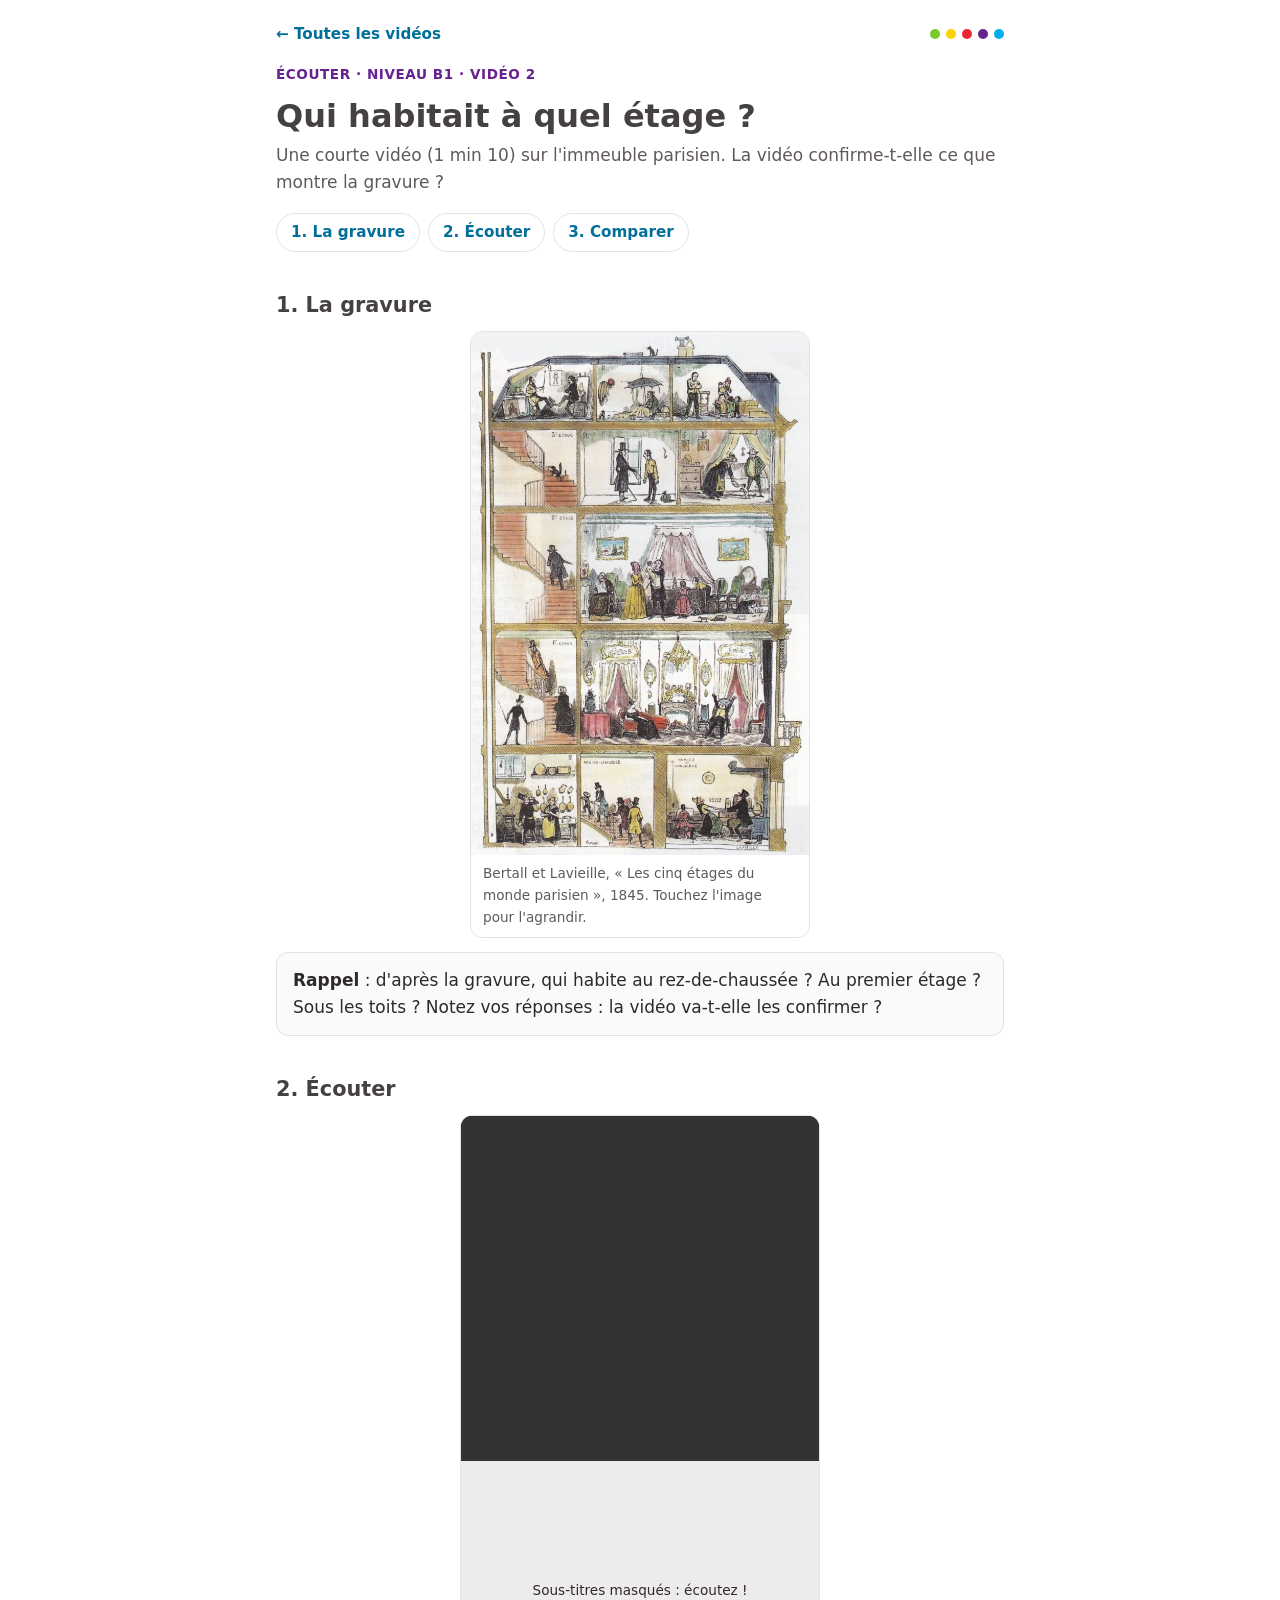
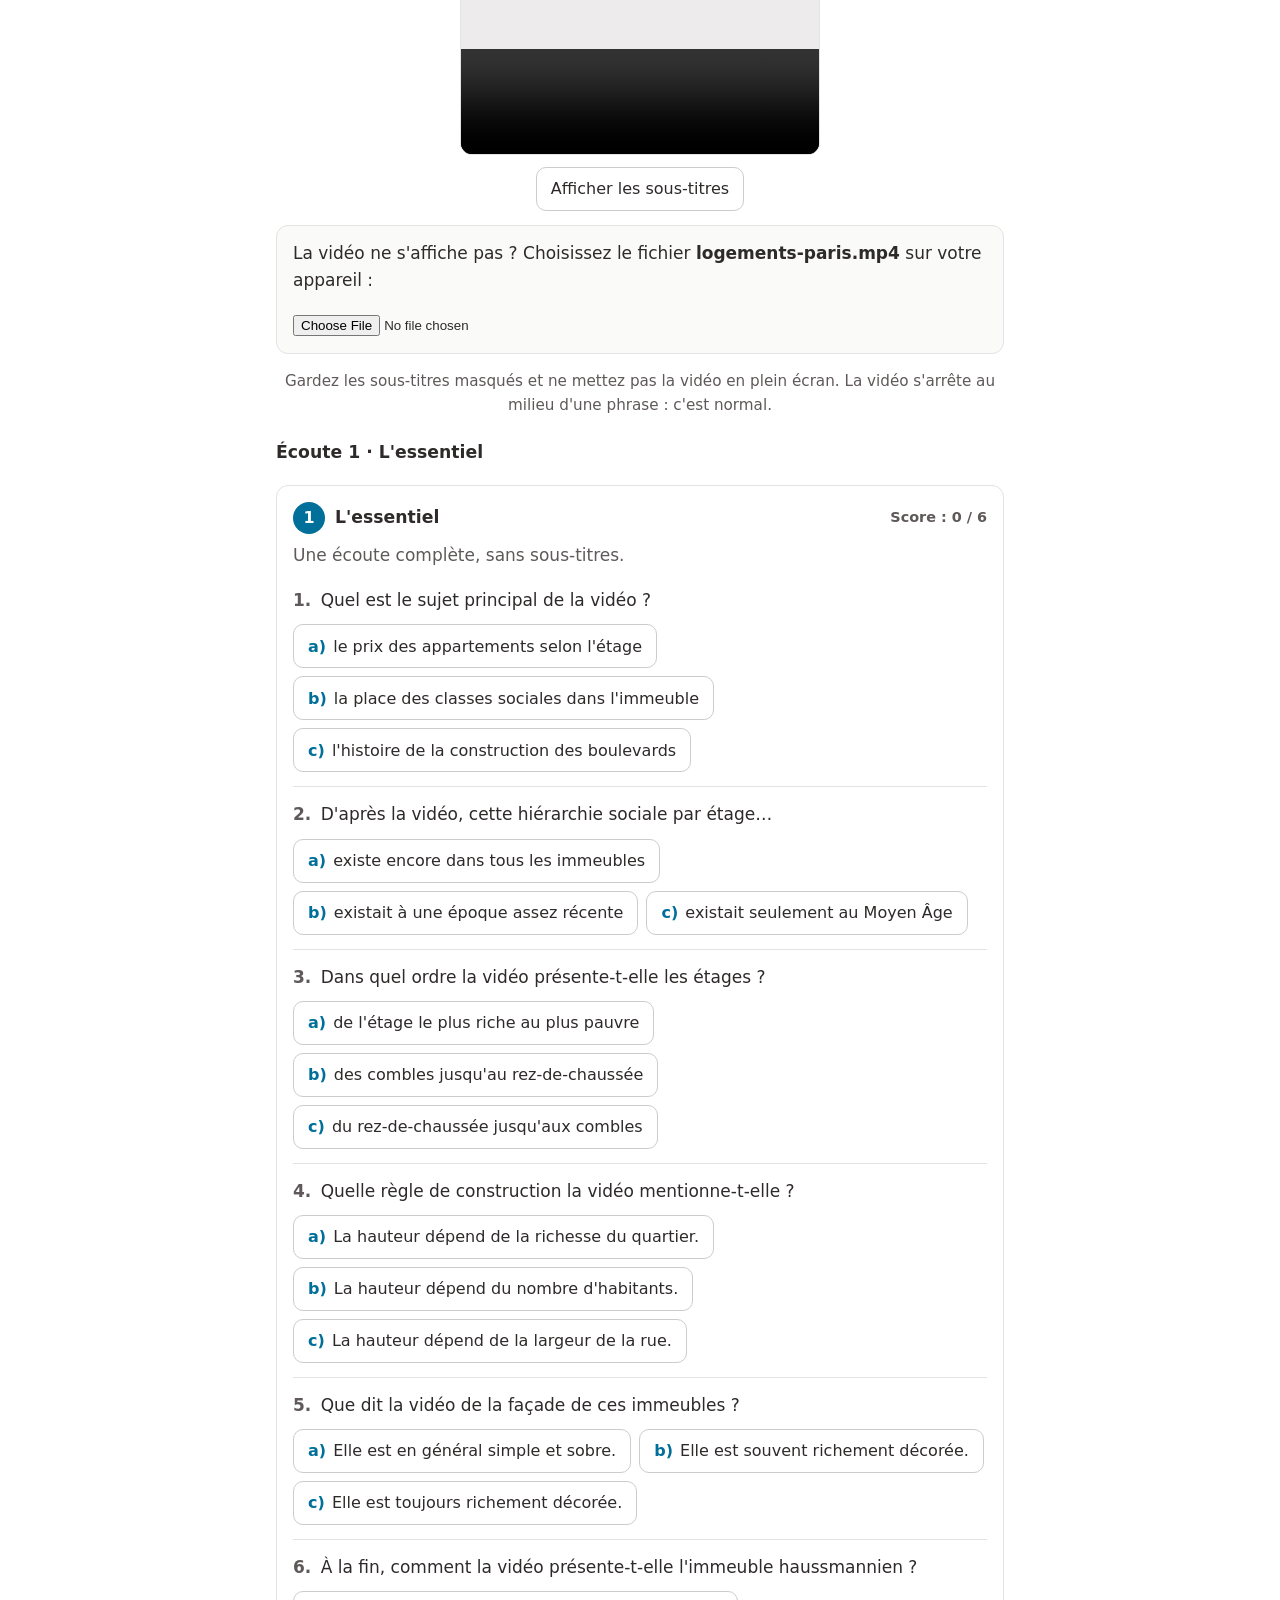
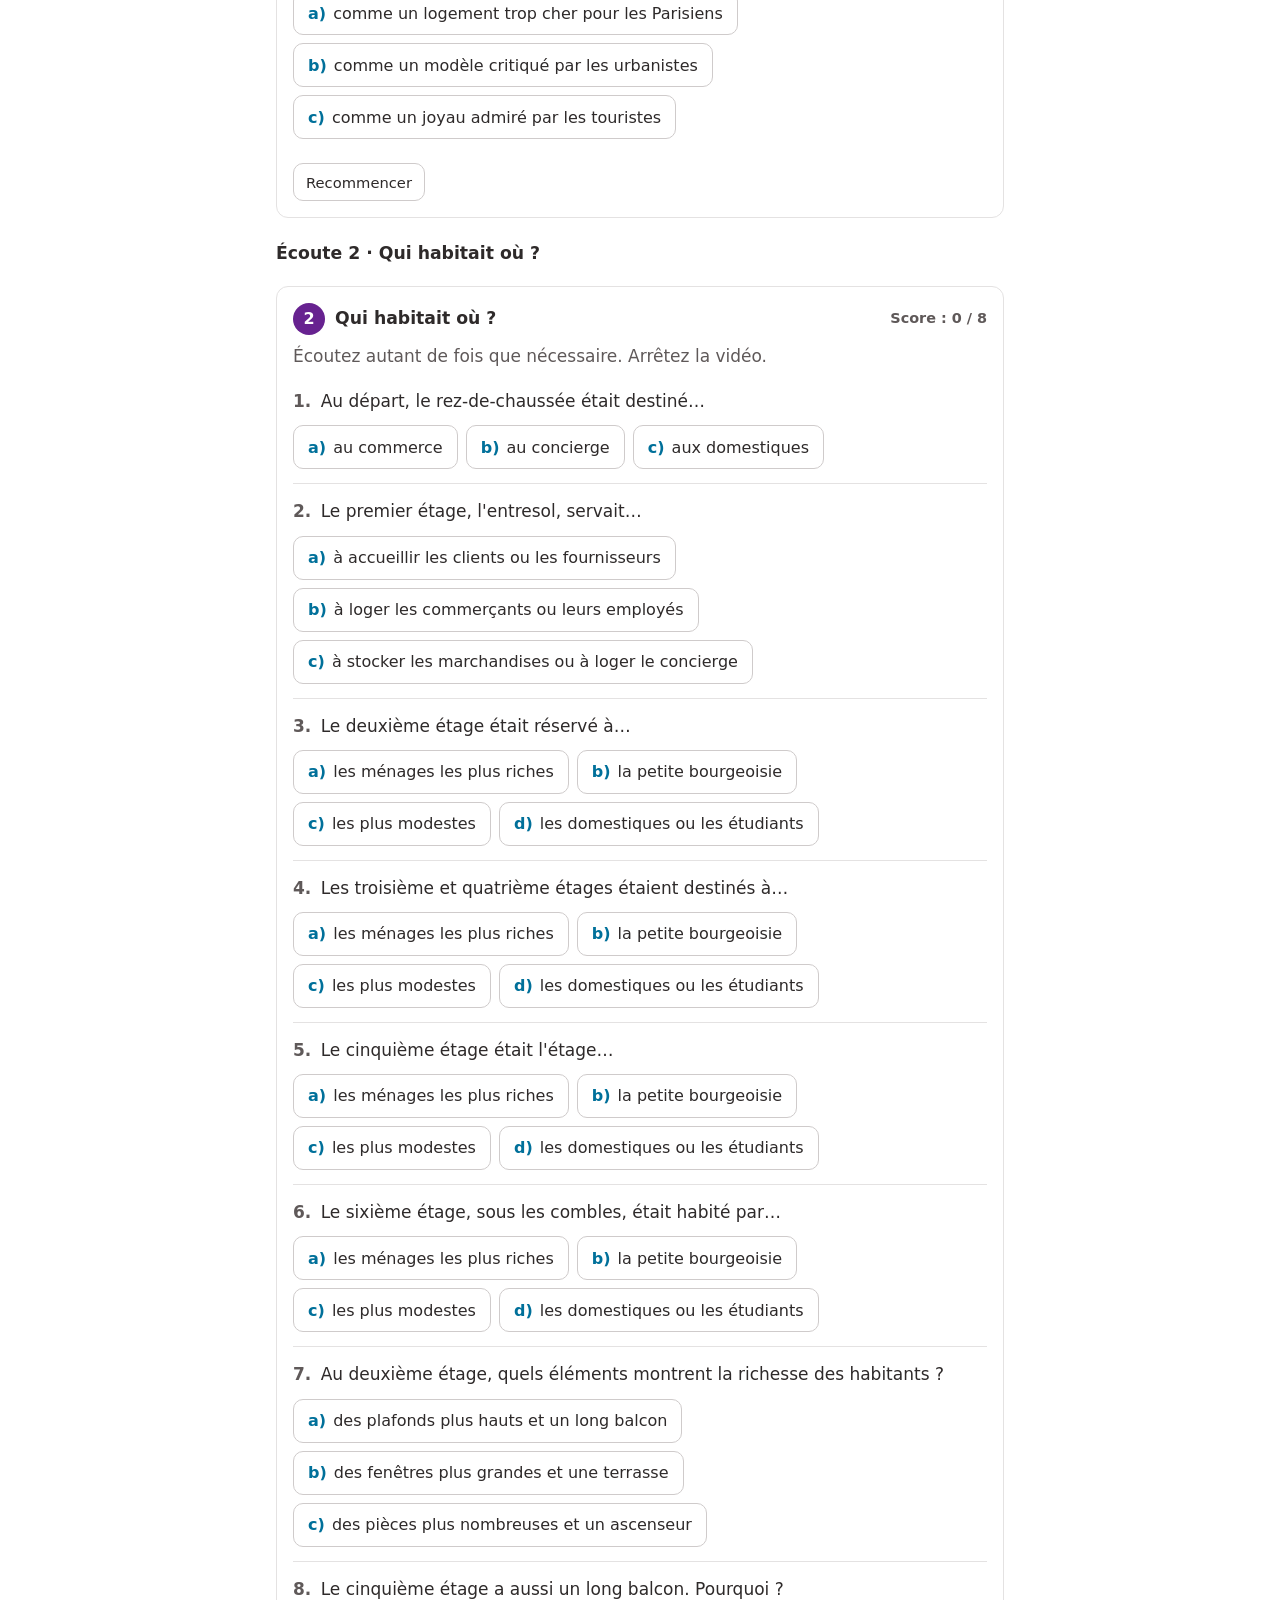
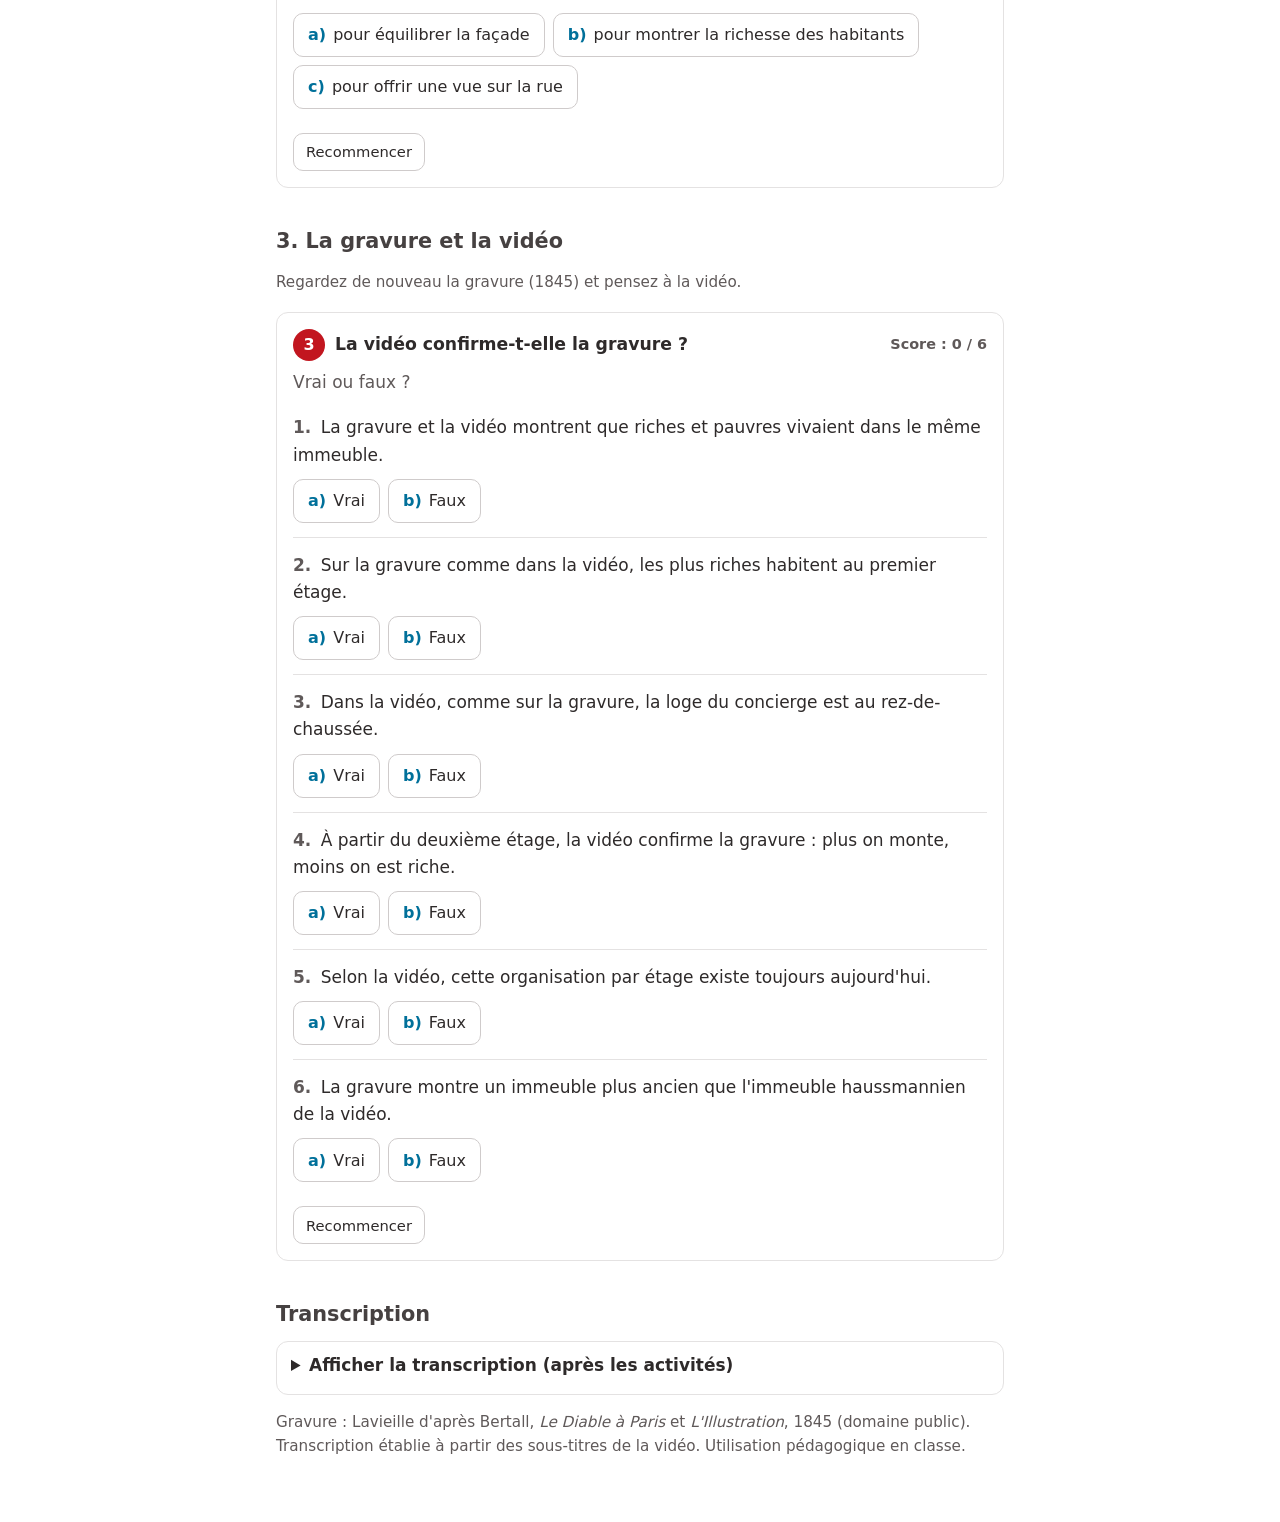
<file: logements.html>
<!doctype html>
<html lang="fr">
<head>
<meta charset="utf-8">
<meta name="viewport" content="width=device-width, initial-scale=1">
<title>Qui habitait à quel étage ? · Écouter B1</title>
<link rel="stylesheet" href="assets/style.css">
<style>
  .gravure { max-width: 340px; margin: 12px auto; border: 1px solid var(--bord); border-radius: var(--rayon); overflow: hidden; background: #fff; }
  .gravure img { display: block; width: 100%; height: auto; }
  .gravure figcaption { padding: 8px 12px; font-size: .85rem; color: var(--texte-doux, #555); }
</style>
</head>
<body>
<header class="top">
  <a class="back" href="index.html">← Toutes les vidéos</a>
  <div class="dots" aria-hidden="true"><span></span><span></span><span></span><span></span><span></span></div>
</header>
<main>
  <p class="kicker">Écouter · Niveau B1 · Vidéo 2</p>
  <h1>Qui habitait à quel étage&nbsp;?</h1>
  <p class="lead">Une courte vidéo (1 min 10) sur l'immeuble parisien. La vidéo confirme-t-elle ce que montre la gravure&nbsp;?</p>

  <nav class="sommaire" aria-label="Étapes">
    <a href="#image">1. La gravure</a>
    <a href="#ecouter">2. Écouter</a>
    <a href="#comparer">3. Comparer</a>
  </nav>

  <!-- ===================== LA GRAVURE ===================== -->
  <h2 id="image">1. La gravure</h2>
  <figure class="gravure">
    <a href="images/bertall-cinq-etages.jpg"><img src="images/bertall-cinq-etages.jpg" alt="Gravure en couleurs : la coupe d'un immeuble parisien sur cinq niveaux. En bas, la loge du concierge ; au premier étage, un salon luxueux avec un lustre ; plus on monte, plus les logements sont simples ; sous le toit, un artiste et une famille pauvre." loading="lazy"></a>
    <figcaption>Bertall et Lavieille, «&nbsp;Les cinq étages du monde parisien&nbsp;», 1845. Touchez l'image pour l'agrandir.</figcaption>
  </figure>
  <div class="box">
    <p><b>Rappel</b>&nbsp;: d'après la gravure, qui habite au rez-de-chaussée&nbsp;? Au premier étage&nbsp;? Sous les toits&nbsp;? Notez vos réponses&nbsp;: la vidéo va-t-elle les confirmer&nbsp;?</p>
  </div>

  <!-- ===================== ÉCOUTER ===================== -->
  <h2 id="ecouter">2. Écouter</h2>
  <div class="video-wrap">
    <video id="video" controls playsinline preload="metadata" src="logements-paris.mp4"></video>
    <div class="cache-st" id="cache">Sous-titres masqués&nbsp;: écoutez&nbsp;!</div>
    <div class="cache-st" id="cache-titre" style="top:54%;height:11.6%" aria-hidden="true"></div>
  </div>
  <div class="btn-row" style="justify-content:center">
    <button type="button" class="btn" id="bascule" aria-pressed="true">Afficher les sous-titres</button>
  </div>
  <div id="secours" class="box" hidden>
    <p>La vidéo ne s'affiche pas&nbsp;? Choisissez le fichier <b>logements-paris.mp4</b> sur votre appareil&nbsp;:</p>
    <input type="file" accept="video/*" id="fichier">
  </div>
  <p class="notice" style="text-align:center">Gardez les sous-titres masqués et ne mettez pas la vidéo en plein écran. La vidéo s'arrête au milieu d'une phrase&nbsp;: c'est normal.</p>

  <h3>Écoute 1 · L'essentiel</h3>
  <div id="ex-essentiel"></div>

  <h3>Écoute 2 · Qui habitait où&nbsp;?</h3>
  <div id="ex-etages"></div>

  <!-- ===================== COMPARER ===================== -->
  <h2 id="comparer">3. La gravure et la vidéo</h2>
  <p class="notice">Regardez de nouveau la gravure (1845) et pensez à la vidéo.</p>
  <div id="ex-comparer"></div>

  <h2 id="transcription">Transcription</h2>
  <details>
    <summary>Afficher la transcription (après les activités)</summary>
    <div class="transcript">
      <p>60&nbsp;% des logements à Paris ressemblent à cet immeuble, et il vous dit sûrement quelque chose. Déjà, c'est un immeuble en pierre de taille. Sa façade est souvent richement décorée, et la hauteur doit être proportionnelle à la largeur de la rue, mais ne doit jamais dépasser six étages.</p>
      <p>Mais saviez-vous qu'à une époque pas si lointaine que ça, une hiérarchie sociale existait dans ces immeubles&nbsp;?</p>
      <p>Commençons par le rez-de-chaussée, qui était initialement destiné au commerce. Le premier étage, appelé l'entresol, était utilisé comme entrepôt pour les boutiques du rez-de-chaussée, ou bien pour loger le concierge. Le deuxième étage, avec une hauteur sous plafond plus importante, des fenêtres généralement décorées et un long balcon filant, était réservé aux ménages les plus riches, les nobles. Les étages intermédiaires, troisième et quatrième, sans balcon, étaient destinés à la petite bourgeoisie. Le cinquième étage, également flanqué d'un long balcon, mais uniquement à des fins décoratives afin d'améliorer l'équilibre de la façade, était l'étage des plus modestes. Et enfin, le sixième et dernier étage, sous les combles, où l'on retrouve les chambres de bonne, était habité par les domestiques ou les étudiants.</p>
      <p>Vous l'aurez bien sûr compris, on vous parlait de l'immeuble haussmannien, joyau de la ville de Paris et admiré par des millions de touristes chaque année. Et c'est pour cette raison que…</p>
    </div>
  </details>
  <p class="note-pied notice">Gravure&nbsp;: Lavieille d'après Bertall, <i>Le Diable à Paris</i> et <i>L'Illustration</i>, 1845 (domaine public). Transcription établie à partir des sous-titres de la vidéo. Utilisation pédagogique en classe.</p>
</main>

<script src="assets/exercices.js"></script>
<script>
/* ---------- Vidéo : sous-titres masqués, fichier de secours ---------- */
(function () {
  var v = document.getElementById("video"), cache = document.getElementById("cache"), b = document.getElementById("bascule");
  /* Le titre du début (0 à 3 s) est écrit plus haut que les sous-titres : un second bandeau le couvre. */
  var titre = document.getElementById("cache-titre");
  function majTitre() { titre.hidden = cache.hidden || v.currentTime >= 3.1; }
  ["timeupdate", "seeked", "seeking", "play", "loadedmetadata"].forEach(function (ev) { v.addEventListener(ev, majTitre); });
  if (v.requestVideoFrameCallback) { (function boucle() { v.requestVideoFrameCallback(function () { majTitre(); boucle(); }); })(); }
  b.addEventListener("click", function () {
    var masque = !cache.hidden;
    cache.hidden = masque;
    majTitre();
    b.setAttribute("aria-pressed", String(!masque));
    b.textContent = masque ? "Masquer les sous-titres" : "Afficher les sous-titres";
  });
  v.addEventListener("error", function () { document.getElementById("secours").hidden = false; }, true);
  document.getElementById("fichier").addEventListener("change", function (e) {
    var f = e.target.files[0]; if (!f) return;
    v.src = URL.createObjectURL(f); v.load();
    document.getElementById("secours").hidden = true;
  });
})();

/* ---------- Écoute 1 : l'essentiel ---------- */
Exos.qcm(document.getElementById("ex-essentiel"), {
  num: 1, color: "c-bleu", titre: "L'essentiel",
  consigne: "Une écoute complète, sans sous-titres.",
  melanger: true,
  items: [
    { q: "Quel est le sujet principal de la vidéo ?", options: ["la place des classes sociales dans l'immeuble", "l'histoire de la construction des boulevards", "le prix des appartements selon l'étage"], answer: 0, ok: "La vidéo présente l'immeuble étage par étage : qui y habitait.", fb: { 1: "Les boulevards ne sont pas le sujet : la vidéo parle de l'intérieur de l'immeuble.", 2: "La vidéo ne parle pas de prix : écoutez « une hiérarchie sociale »." } },
    { q: "D'après la vidéo, cette hiérarchie sociale par étage…", options: ["existait à une époque assez récente", "existait seulement au Moyen Âge", "existe encore dans tous les immeubles"], answer: 0, ok: "« À une époque pas si lointaine que ça » : ce n'est pas très ancien. Mais l'imparfait (« existait ») montre que ce n'est plus le cas aujourd'hui.", fb: { 1: "« Pas si lointaine que ça » : ce n'est pas si ancien.", 2: "Écoutez le temps du verbe : « une hiérarchie sociale existait »." } },
    { q: "Dans quel ordre la vidéo présente-t-elle les étages ?", options: ["du rez-de-chaussée jusqu'aux combles", "des combles jusqu'au rez-de-chaussée", "de l'étage le plus riche au plus pauvre"], answer: 0, ok: "« Commençons par le rez-de-chaussée… et enfin le sixième et dernier étage. »", fb: { 1: "Écoutez le début de la présentation : « Commençons par… ».", 2: "Le premier niveau présenté n'est pas le plus riche : écoutez « Commençons par… »." } },
    { q: "Quelle règle de construction la vidéo mentionne-t-elle ?", options: ["La hauteur dépend de la largeur de la rue.", "La hauteur dépend du nombre d'habitants.", "La hauteur dépend de la richesse du quartier."], answer: 0, ok: "« La hauteur doit être proportionnelle à la largeur de la rue, mais ne doit jamais dépasser six étages. »", fb: { 1: "Écoutez le mot « proportionnelle » : proportionnelle à quoi ?", 2: "Écoutez le mot « proportionnelle » : proportionnelle à quoi ?" } },
    { q: "Que dit la vidéo de la façade de ces immeubles ?", options: ["Elle est souvent richement décorée.", "Elle est toujours richement décorée.", "Elle est en général simple et sobre."], answer: 0, ok: "« Sa façade est souvent richement décorée » : souvent, pas toujours.", fb: { 1: "Attention à l'adverbe : la vidéo ne dit pas « toujours ».", 2: "Au contraire : écoutez « richement décorée »." } },
    { q: "À la fin, comment la vidéo présente-t-elle l'immeuble haussmannien ?", options: ["comme un joyau admiré par les touristes", "comme un modèle critiqué par les urbanistes", "comme un logement trop cher pour les Parisiens"], answer: 0, ok: "« Joyau de la ville de Paris et admiré par des millions de touristes chaque année. »", fb: { 1: "La vidéo ne critique pas cet immeuble : écoutez le mot « joyau ».", 2: "La vidéo ne parle pas de prix : écoutez la dernière phrase complète." } }
  ]
});

/* ---------- Écoute 2 : qui habitait où ? ---------- */
var CLASSES = ["les ménages les plus riches", "la petite bourgeoisie", "les plus modestes", "les domestiques ou les étudiants"];
Exos.qcm(document.getElementById("ex-etages"), {
  num: 2, color: "c-violet", titre: "Qui habitait où ?",
  consigne: "Écoutez autant de fois que nécessaire. Arrêtez la vidéo.",
  melanger: true,
  items: [
    { q: "Au départ, le rez-de-chaussée était destiné…", options: ["au commerce", "au concierge", "aux domestiques"], answer: 0, ok: "« Initialement destiné au commerce » : les boutiques.", fb: { 1: "Sur la gravure, le concierge est en bas. Mais dans la vidéo ? Écoutez bien le premier étage.", 2: "Les domestiques habitent ailleurs : écoutez la fin de la vidéo." } },
    { q: "Le premier étage, l'entresol, servait…", options: ["à stocker les marchandises ou à loger le concierge", "à loger les commerçants ou leurs employés", "à accueillir les clients ou les fournisseurs"], answer: 0, ok: "« Utilisé comme entrepôt pour les boutiques du rez-de-chaussée, ou bien pour loger le concierge. »", fb: { 1: "Les boutiques sont en bas, mais la vidéo ne parle pas du logement des commerçants. Écoutez « entrepôt ».", 2: "Écoutez le mot « entrepôt » : à quoi sert un entrepôt ?" } },
    { fixe: true, q: "Le deuxième étage était réservé à…", options: CLASSES, answer: 0, ok: "« Réservé aux ménages les plus riches, les nobles. » C'est l'« étage noble ».", fb: { 1: "Plafonds plus hauts, fenêtres décorées, long balcon : ce sont des signes de richesse.", 2: "Plafonds plus hauts, fenêtres décorées, long balcon : ce sont des signes de richesse.", 3: "Les domestiques sont tout en haut." } },
    { fixe: true, q: "Les troisième et quatrième étages étaient destinés à…", options: CLASSES, answer: 1, ok: "« Les étages intermédiaires, sans balcon, étaient destinés à la petite bourgeoisie. »", fb: { 0: "Les plus riches sont au deuxième, avec le long balcon. Ici, il n'y a pas de balcon.", 2: "Les plus modestes sont plus haut.", 3: "Les domestiques sont tout en haut." } },
    { fixe: true, q: "Le cinquième étage était l'étage…", options: CLASSES, answer: 2, ok: "« L'étage des plus modestes », même avec un long balcon.", fb: { 0: "Attention : il a un long balcon, mais il n'est pas pour les riches. Écoutez « uniquement à des fins… ».", 1: "La petite bourgeoisie habite plus bas, aux étages intermédiaires.", 3: "Les domestiques et les étudiants sont au dernier étage, sous les combles." } },
    { fixe: true, q: "Le sixième étage, sous les combles, était habité par…", options: CLASSES, answer: 3, ok: "Les chambres de bonne : « habité par les domestiques ou les étudiants ».", fb: { 0: "Les plus riches sont au deuxième.", 1: "La petite bourgeoisie habite aux troisième et quatrième.", 2: "Les plus modestes sont au cinquième. Au sixième, écoutez « les chambres de bonne »." } },
    { q: "Au deuxième étage, quels éléments montrent la richesse des habitants ?", options: ["des plafonds plus hauts et un long balcon", "des pièces plus nombreuses et un ascenseur", "des fenêtres plus grandes et une terrasse"], answer: 0, ok: "« Une hauteur sous plafond plus importante, des fenêtres généralement décorées et un long balcon filant. »", fb: { 1: "La vidéo ne parle ni du nombre de pièces ni d'ascenseur.", 2: "Les fenêtres sont décorées, pas plus grandes ; et c'est un balcon, pas une terrasse." } },
    { q: "Le cinquième étage a aussi un long balcon. Pourquoi ?", options: ["pour équilibrer la façade", "pour montrer la richesse des habitants", "pour offrir une vue sur la rue"], answer: 0, ok: "« Uniquement à des fins décoratives, afin d'améliorer l'équilibre de la façade. »", fb: { 1: "Non : c'est « l'étage des plus modestes ». Écoutez « uniquement à des fins… ».", 2: "La vidéo ne parle pas de la vue : écoutez « afin d'améliorer… »." } }
  ]
});

/* ---------- Comparer : la gravure et la vidéo ---------- */
Exos.qcm(document.getElementById("ex-comparer"), {
  num: 3, color: "c-rouge", titre: "La vidéo confirme-t-elle la gravure ?",
  consigne: "Vrai ou faux ?",
  items: [
    { q: "La gravure et la vidéo montrent que riches et pauvres vivaient dans le même immeuble.", options: ["Vrai", "Faux"], answer: 0, ok: "Vrai : la division sociale est verticale, d'un étage à l'autre, pas d'un quartier à l'autre.", fb: { 1: "Regardez la gravure : il y a un salon luxueux et, en haut, une famille pauvre. C'est le même immeuble." } },
    { q: "Sur la gravure comme dans la vidéo, les plus riches habitent au premier étage.", options: ["Vrai", "Faux"], answer: 1, ok: "Faux : sur la gravure (1845), c'est le premier étage. Dans l'immeuble haussmannien, le premier étage est l'entresol, et les plus riches sont au deuxième.", fb: { 0: "Sur la gravure, oui. Mais dans la vidéo, qu'est-ce qu'il y a au premier étage ?" } },
    { q: "Dans la vidéo, comme sur la gravure, la loge du concierge est au rez-de-chaussée.", options: ["Vrai", "Faux"], answer: 1, ok: "Faux : dans la vidéo, le rez-de-chaussée est pour le commerce ; le concierge peut loger à l'entresol.", fb: { 0: "Sur la gravure, oui. Mais la vidéo dit que le rez-de-chaussée est destiné… à quoi ?" } },
    { q: "À partir du deuxième étage, la vidéo confirme la gravure : plus on monte, moins on est riche.", options: ["Vrai", "Faux"], answer: 0, ok: "Vrai : les plus riches au 2e, la petite bourgeoisie aux 3e et 4e, les plus modestes au 5e, les domestiques et les étudiants au 6e.", fb: { 1: "Reprenez la vidéo étage par étage, du 2e au 6e : comment change la situation des habitants ?" } },
    { q: "Selon la vidéo, cette organisation par étage existe toujours aujourd'hui.", options: ["Vrai", "Faux"], answer: 1, ok: "Faux : la vidéo dit qu'elle « existait » à une époque « pas si lointaine ». C'est du passé.", fb: { 0: "Écoutez le temps du verbe : « une hiérarchie sociale existait »." } },
    { q: "La gravure montre un immeuble plus ancien que l'immeuble haussmannien de la vidéo.", options: ["Vrai", "Faux"], answer: 0, ok: "Vrai : la gravure date de 1845 ; les grands travaux d'Haussmann commencent en 1853.", fb: { 1: "Regardez la date de la gravure. Et Haussmann devient préfet de Paris en quelle année ? (vidéo 1)" } }
  ]
});
</script>
</body>
</html>
</file>
<file: assets/style.css>
/* Écouter · Niveau B1 — feuille de style commune
   Fond blanc, couleurs de la Francophonie (OIF) en accents seulement. */
:root {
  color-scheme: light;
  --oif-jaune: #FCD205;
  --oif-vert: #78CA2A;
  --oif-violet: #672290;
  --oif-rouge: #EE2631;
  --oif-bleu: #00ADEF;
  --oif-gris: #464141;
  /* variantes lisibles sur fond blanc (texte) */
  --bleu-txt: #00709A;
  --vert-txt: #3B7A10;
  --rouge-txt: #C2161F;
  --violet-txt: #672290;
  --texte: #2E2A2A;
  --texte-doux: #5F5959;
  --bord: #E4E2E2;
  --fond: #FFFFFF;
  --fond-doux: #FAFAF9;
  --rayon: 12px;
}
* { box-sizing: border-box; }
html { -webkit-text-size-adjust: 100%; }
body {
  margin: 0;
  background: var(--fond);
  color: var(--texte);
  font-family: system-ui, -apple-system, "Segoe UI", Roboto, "Helvetica Neue", Arial, sans-serif;
  font-size: 1.0625rem;
  line-height: 1.6;
}
a { color: var(--bleu-txt); }
a:focus-visible, button:focus-visible, input:focus-visible, select:focus-visible {
  outline: 3px solid var(--oif-bleu); outline-offset: 2px;
}

/* En-tête */
.top {
  max-width: 760px; margin: 0 auto; padding: 14px 16px 6px;
  display: flex; align-items: center; justify-content: space-between; gap: 12px;
}
.top a.back { text-decoration: none; font-weight: 600; font-size: .95rem; padding: 8px 0; }
.dots { display: flex; gap: 6px; }
.dots span { width: 10px; height: 10px; border-radius: 50%; display: block; }
.dots span:nth-child(1) { background: var(--oif-vert); }
.dots span:nth-child(2) { background: var(--oif-jaune); }
.dots span:nth-child(3) { background: var(--oif-rouge); }
.dots span:nth-child(4) { background: var(--oif-violet); }
.dots span:nth-child(5) { background: var(--oif-bleu); }

main { max-width: 760px; margin: 0 auto; padding: 4px 16px 48px; }
h1 { font-size: clamp(1.5rem, 5vw, 2rem); line-height: 1.25; margin: 10px 0 6px; color: var(--oif-gris); }
h2 { font-size: 1.3rem; line-height: 1.3; margin: 40px 0 8px; color: var(--oif-gris); }
h3 { font-size: 1.08rem; margin: 22px 0 6px; }
.kicker { font-size: .85rem; font-weight: 700; letter-spacing: .04em; text-transform: uppercase; color: var(--violet-txt); margin: 0; }
.lead { color: var(--texte-doux); margin-top: 4px; }
.num {
  display: inline-flex; align-items: center; justify-content: center;
  width: 2rem; height: 2rem; border-radius: 50%; color: #fff; font-weight: 700;
  font-size: 1rem; margin-right: 10px; flex-shrink: 0; vertical-align: middle;
}
.c-vert { background: var(--vert-txt); } .c-violet { background: var(--violet-txt); }
.c-rouge { background: var(--rouge-txt); } .c-bleu { background: var(--bleu-txt); }
.c-gris { background: var(--oif-gris); } .c-jaune { background: #B88F00; }

/* Encadrés de théorie */
.box {
  border: 1px solid var(--bord); border-radius: var(--rayon);
  padding: 14px 16px; margin: 14px 0; background: var(--fond-doux);
}
.box p:first-child { margin-top: 0; } .box p:last-child { margin-bottom: 0; }
.box h3 { margin-top: 0; }
.formule { font-size: 1.08rem; font-weight: 600; }
.pqp { color: var(--violet-txt); font-weight: 600; }
.pc { color: var(--bleu-txt); font-weight: 600; }
.ok-txt { color: var(--vert-txt); font-weight: 600; }
.ko-txt { color: var(--rouge-txt); font-weight: 600; }
mark.pqp-m { background: #F1E8F6; color: var(--violet-txt); padding: 0 2px; border-radius: 3px; }
mark.pc-m { background: #E5F4FA; color: var(--bleu-txt); padding: 0 2px; border-radius: 3px; }
mark { background: transparent; color: inherit; }

table { border-collapse: collapse; width: 100%; font-size: .98rem; }
th, td { text-align: left; padding: 8px 6px; border-bottom: 1px solid var(--bord); vertical-align: top; }
th { color: var(--texte-doux); font-weight: 600; font-size: .9rem; }
.table-wrap { overflow-x: auto; }

/* Frise chronologique */
.frise { display: flex; align-items: stretch; margin: 18px 0 8px; position: relative; }
.frise::before {
  content: ""; position: absolute; left: 6%; right: 2%; top: 13px; height: 2px; background: #CFCBCB;
}
.frise .pt { flex: 1; text-align: center; position: relative; padding: 0 4px; }
.frise .pt i {
  display: block; width: 18px; height: 18px; border-radius: 50%; margin: 4px auto 8px;
  border: 3px solid #fff; box-shadow: 0 0 0 1px #CFCBCB;
}
.frise .pt b { display: block; font-size: .9rem; }
.frise .pt span { display: block; font-size: .88rem; color: var(--texte-doux); line-height: 1.35; }
.frise .fleche { position: absolute; right: 0; top: 4px; color: #A9A3A3; font-size: 1.2rem; }

/* Exercices */
.ex { border: 1px solid var(--bord); border-radius: var(--rayon); padding: 16px; margin: 18px 0; }
.ex-head { display: flex; align-items: flex-start; justify-content: space-between; gap: 10px; flex-wrap: wrap; }
.ex-head h3 { margin: 0; display: flex; align-items: center; }
.consigne { color: var(--texte-doux); margin: 8px 0 4px; }
.score { font-size: .9rem; font-weight: 600; color: var(--texte-doux); white-space: nowrap; padding-top: 4px; }
.item { padding: 14px 0; border-top: 1px solid var(--bord); }
.item:first-of-type { border-top: none; }
.q { margin: 0 0 10px; }
.q .n { color: var(--texte-doux); font-weight: 600; margin-right: 4px; }
.opts { display: flex; flex-wrap: wrap; gap: 8px; }
button.opt, .btn {
  font: inherit; font-size: 1rem; min-height: 44px; padding: 8px 14px;
  border: 1.5px solid #CFCBCB; border-radius: 10px; background: #fff; color: var(--texte);
  cursor: pointer; text-align: left; touch-action: manipulation;
}
button.opt:hover:not(:disabled), .btn:hover:not(:disabled) { border-color: var(--bleu-txt); }
button.opt.is-ok { border-color: var(--vert-txt); color: var(--vert-txt); font-weight: 600; }
button.opt.is-ko { border-color: var(--rouge-txt); color: var(--rouge-txt); text-decoration: line-through; }
button.opt:disabled { cursor: default; }
button.opt .lettre { font-weight: 700; color: var(--bleu-txt); margin-right: 2px; }
button.opt.is-ok .lettre { color: inherit; }
button.opt.is-ko .lettre { color: inherit; }
.btn.primary { border-color: var(--bleu-txt); color: var(--bleu-txt); font-weight: 600; }
.btn.small { min-height: 38px; padding: 4px 12px; font-size: .92rem; }
.btn-row { display: flex; flex-wrap: wrap; gap: 8px; margin-top: 10px; }

.fb { margin: 10px 0 0; padding: 10px 12px; border-radius: 10px; background: var(--fond-doux); border: 1px solid var(--bord); font-size: .98rem; }
.fb:empty { display: none; }
.fb.ok::before { content: "✓ "; color: var(--vert-txt); font-weight: 700; }
.fb.ko::before { content: "✗ "; color: var(--rouge-txt); font-weight: 700; }
.fb.ok b.t { color: var(--vert-txt); } .fb.ko b.t { color: var(--rouge-txt); }

.conj-line { display: flex; flex-wrap: wrap; align-items: center; gap: 6px; }
.conj-line input {
  font: inherit; font-size: 1.05rem; min-height: 44px; padding: 6px 10px; width: 13.5em; max-width: 100%;
  border: 1.5px solid #CFCBCB; border-radius: 10px; color: var(--texte); background: #fff;
}
.conj-line input.is-ok { border-color: var(--vert-txt); color: var(--vert-txt); font-weight: 600; }
.conj-line input.is-ko { border-color: var(--rouge-txt); }

.order-pool, .order-picked { display: flex; flex-direction: column; gap: 8px; margin: 8px 0; }
.order-picked:empty::before { content: "Touchez les actions dans l'ordre…"; color: var(--texte-doux); font-size: .95rem; }
.order-picked .opt { display: flex; gap: 10px; align-items: center; }
.order-picked .rank { font-weight: 700; color: var(--bleu-txt); min-width: 1.4em; }

/* Accents */
.accents { display: flex; flex-wrap: wrap; gap: 6px; margin: 6px 0 0; }
.accents button { min-width: 40px; min-height: 38px; font: inherit; border: 1px solid var(--bord); border-radius: 8px; background: #fff; cursor: pointer; }

/* Cartes (index, micro-dialogues, écrit) */
.cards { display: grid; gap: 12px; grid-template-columns: 1fr; margin: 14px 0; }
@media (min-width: 640px) { .cards.two { grid-template-columns: 1fr 1fr; } }
.card { border: 1px solid var(--bord); border-radius: var(--rayon); padding: 16px; background: #fff; }
a.card { display: block; color: inherit; text-decoration: none; }
a.card:hover { border-color: var(--bleu-txt); }
.card h3 { margin: 0 0 6px; display: flex; align-items: center; font-size: 1.05rem; }
.card p { margin: 6px 0 0; }
.meta { font-size: .88rem; color: var(--texte-doux); }
.tag { display: inline-block; white-space: nowrap; flex-shrink: 0; font-size: .78rem; font-weight: 700; border-radius: 999px; padding: 2px 10px; border: 1.5px solid currentColor; margin-right: 6px; }
.tag.med { color: var(--violet-txt); } .tag.duo { color: var(--bleu-txt); } .tag.soon { color: var(--texte-doux); }
.card.is-drawn { border: 2px solid var(--violet-txt); }
.roles { margin: 8px 0 0; padding-left: 1.1em; } .roles li { margin: 4px 0; }
.phrases { font-style: italic; color: var(--texte-doux); }

ul.check { list-style: none; padding: 0; } ul.check li { padding-left: 1.8em; position: relative; margin: 6px 0; }
ul.check li::before { content: "☐"; position: absolute; left: 0; color: var(--bleu-txt); }

details { border: 1px solid var(--bord); border-radius: var(--rayon); padding: 10px 14px; margin: 12px 0; }
summary { cursor: pointer; font-weight: 600; min-height: 32px; }
.transcript p { margin: 10px 0; }

.timer { font-variant-numeric: tabular-nums; font-weight: 700; font-size: 1.3rem; color: var(--oif-gris); }
.notice { font-size: .95rem; color: var(--texte-doux); }
footer.pied { max-width: 760px; margin: 0 auto; padding: 18px 16px 36px; font-size: .85rem; color: var(--texte-doux); border-top: 1px solid var(--bord); }
@media (prefers-reduced-motion: no-preference) { html { scroll-behavior: smooth; } }

/* Lecteur vidéo vertical avec cache des sous-titres */
.video-wrap { position: relative; width: 100%; max-width: 360px; margin: 12px auto; aspect-ratio: 9 / 16; background: #F2F2F2; border-radius: var(--rayon); overflow: hidden; border: 1px solid var(--bord); }
.video-wrap video { position: absolute; inset: 0; width: 100%; height: 100%; object-fit: contain; background: #000; }
.cache-st { position: absolute; left: 0; right: 0; top: 65.5%; height: 18%; background: #EDEBEB; color: var(--texte); display: flex; align-items: center; justify-content: center; font-size: .85rem; text-align: center; padding: 0 12px; pointer-events: none; }
.etapes { display: grid; gap: 10px; grid-template-columns: 1fr; margin: 12px 0; }
@media (min-width: 640px) { .etapes { grid-template-columns: repeat(3, 1fr); } }
.etape { border: 1px solid var(--bord); border-radius: var(--rayon); padding: 12px 14px; }
.etape b { display: block; }
.speaker { font-size: .78rem; font-weight: 700; text-transform: uppercase; letter-spacing: .04em; color: var(--texte-doux); display: block; margin-top: 12px; }
nav.sommaire { display: flex; flex-wrap: wrap; gap: 8px; margin: 14px 0; }
nav.sommaire a { text-decoration: none; border: 1.5px solid var(--bord); border-radius: 999px; padding: 6px 14px; font-weight: 600; font-size: .95rem; }
h2[id] { scroll-margin-top: 16px; }
.cache-st[hidden] { display: none; }

/* Galerie d'images (avant la vidéo) */
.galerie { display: grid; gap: 12px; grid-template-columns: 1fr; margin: 12px 0; }
@media (min-width: 640px) { .galerie { grid-template-columns: repeat(3, 1fr); align-items: start; } }
.galerie figure { margin: 0; position: relative; border: 1px solid var(--bord); border-radius: var(--rayon); overflow: hidden; background: #fff; }
.galerie img { display: block; width: 100%; height: auto; }
.galerie figcaption { position: absolute; top: 8px; left: 8px; width: 2rem; height: 2rem; border-radius: 50%; background: #fff; color: var(--texte); font-weight: 700; display: flex; align-items: center; justify-content: center; box-shadow: 0 1px 3px rgba(0,0,0,.25); }
.box ol { padding-left: 1.2em; margin: 8px 0; } .box ol li { margin: 6px 0; }
</file>
